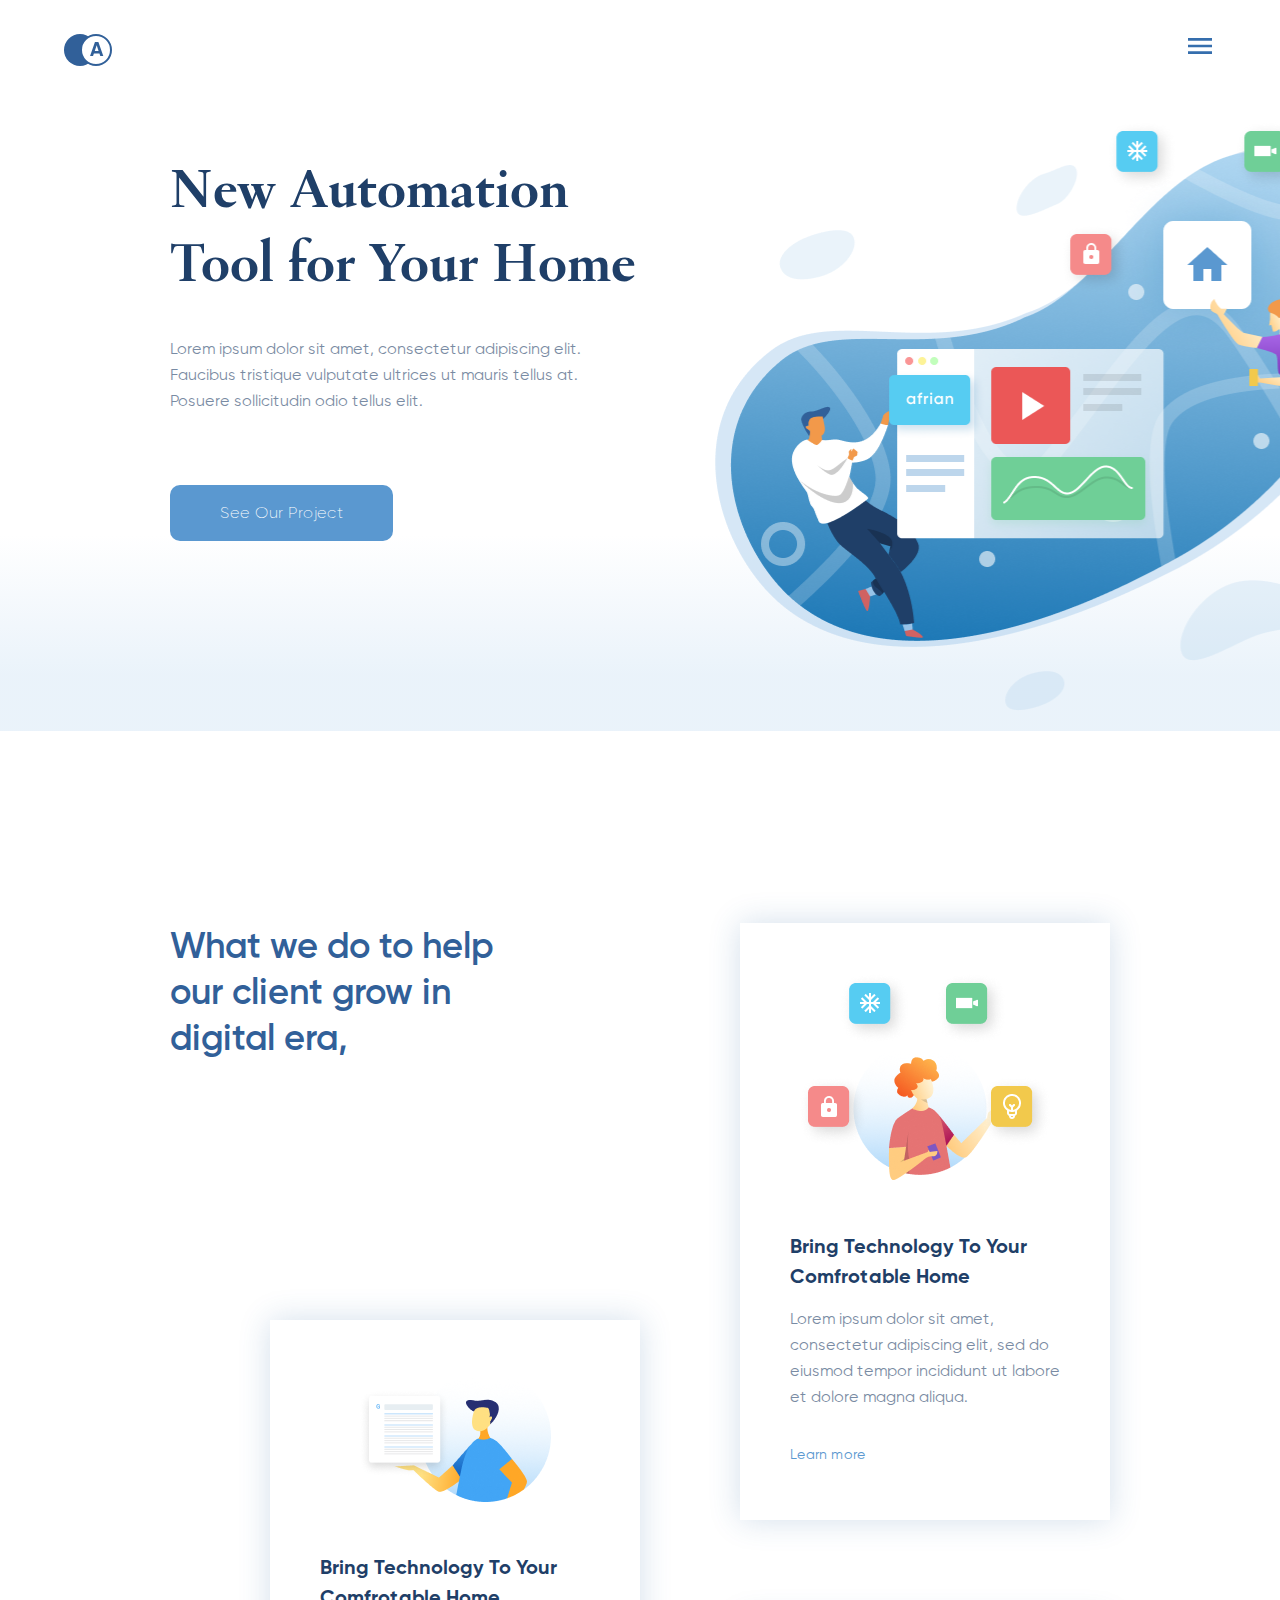
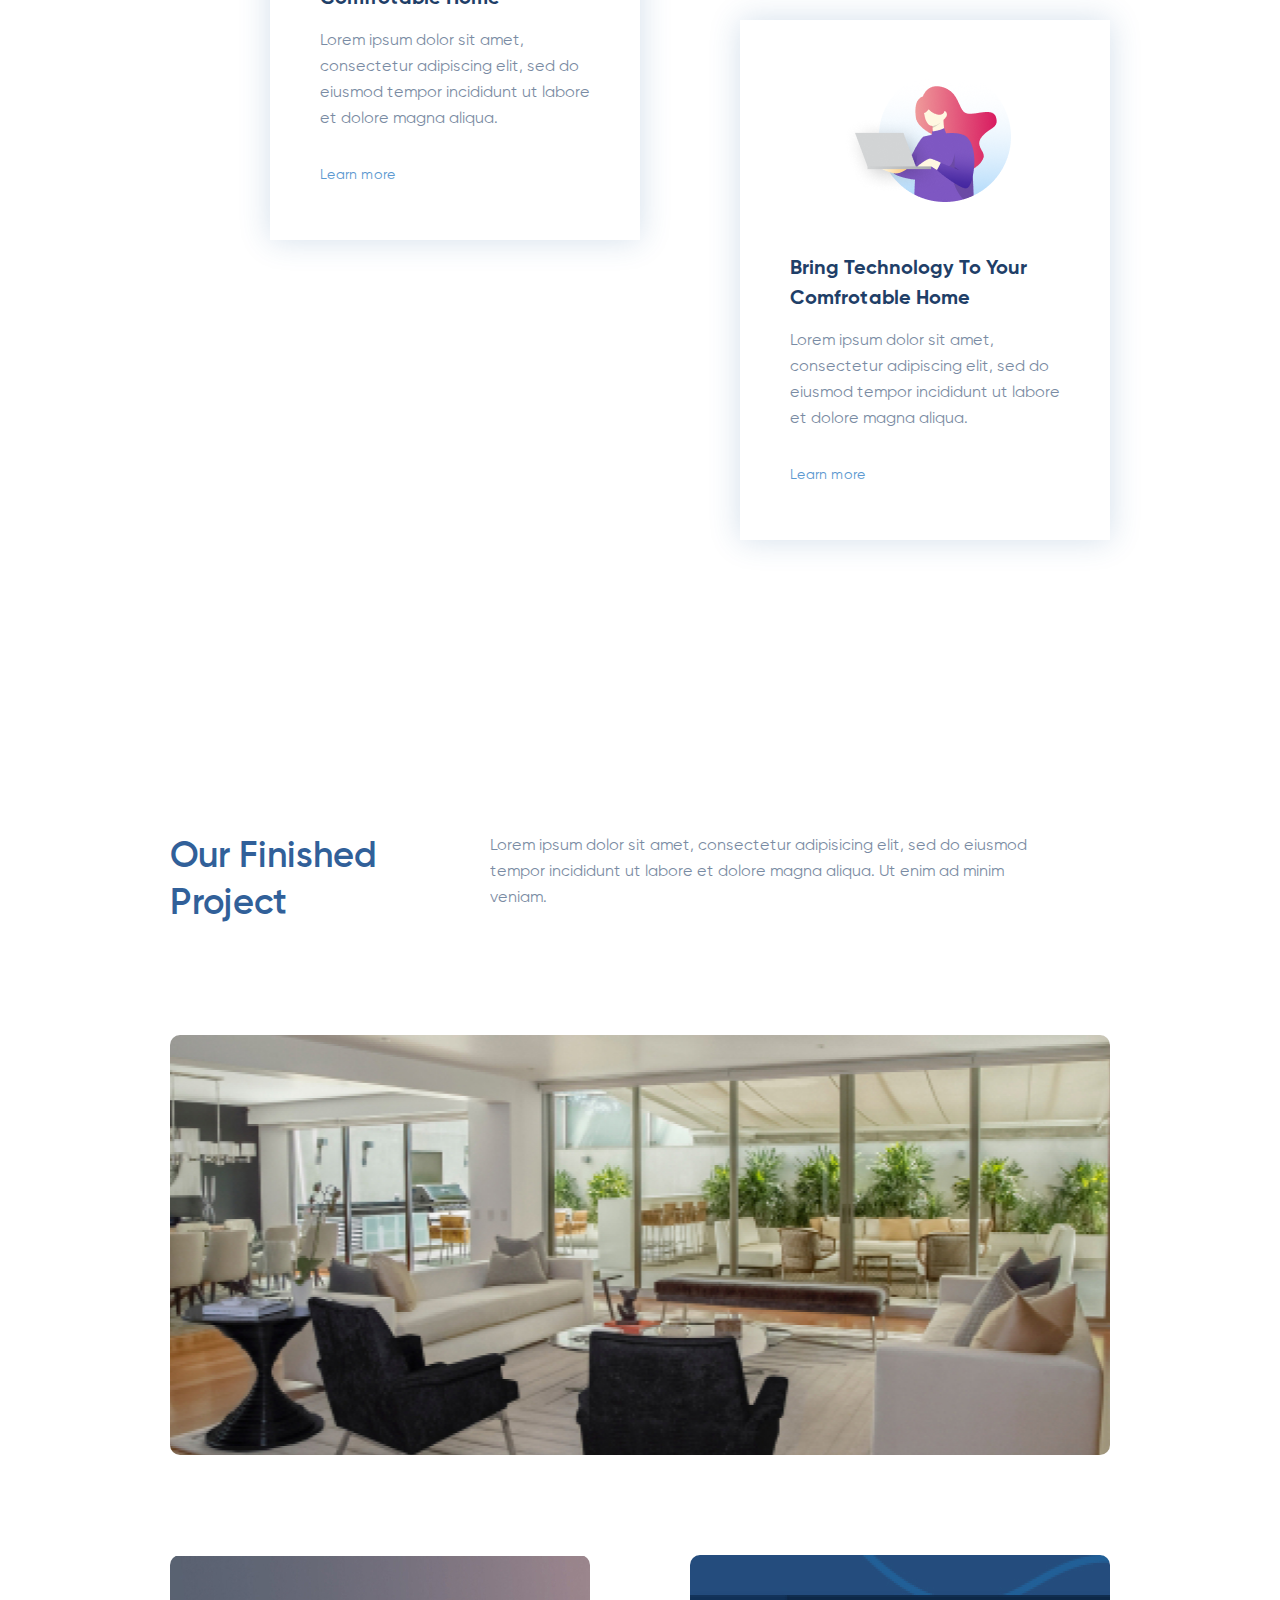
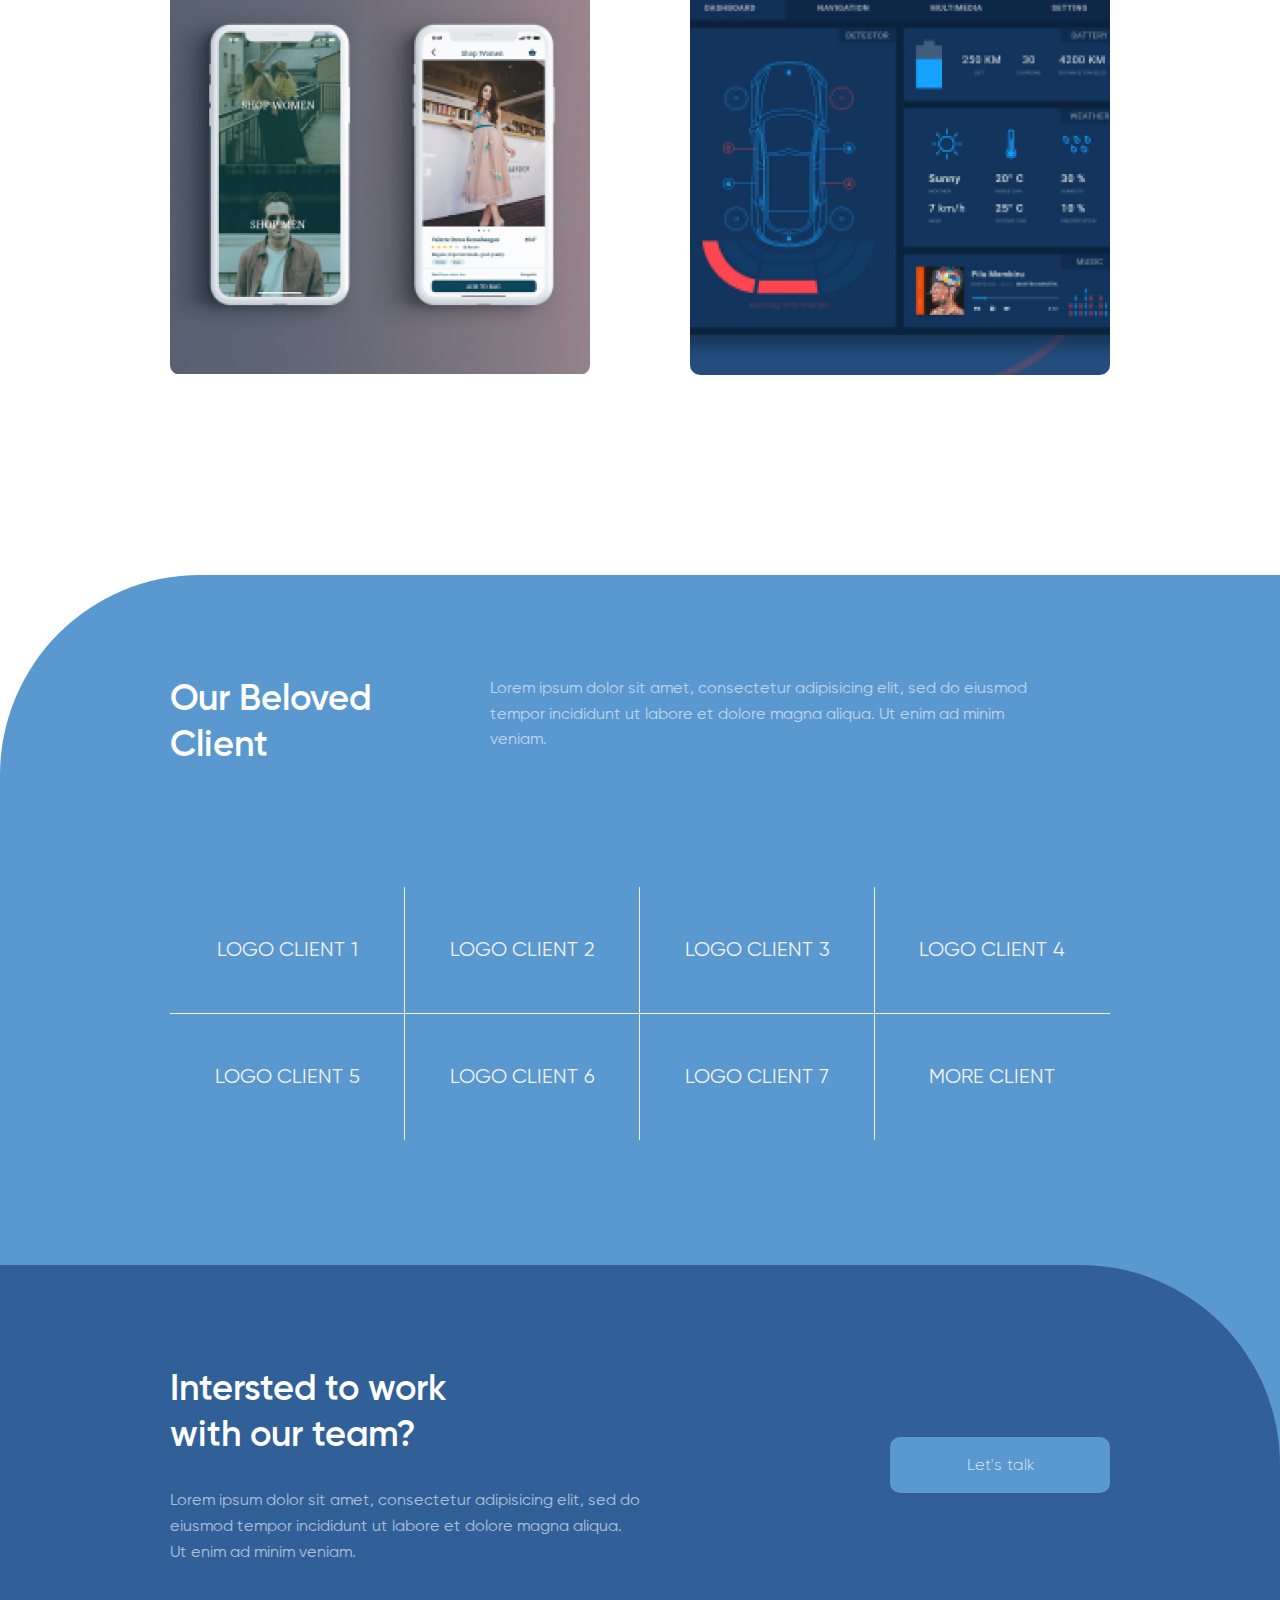
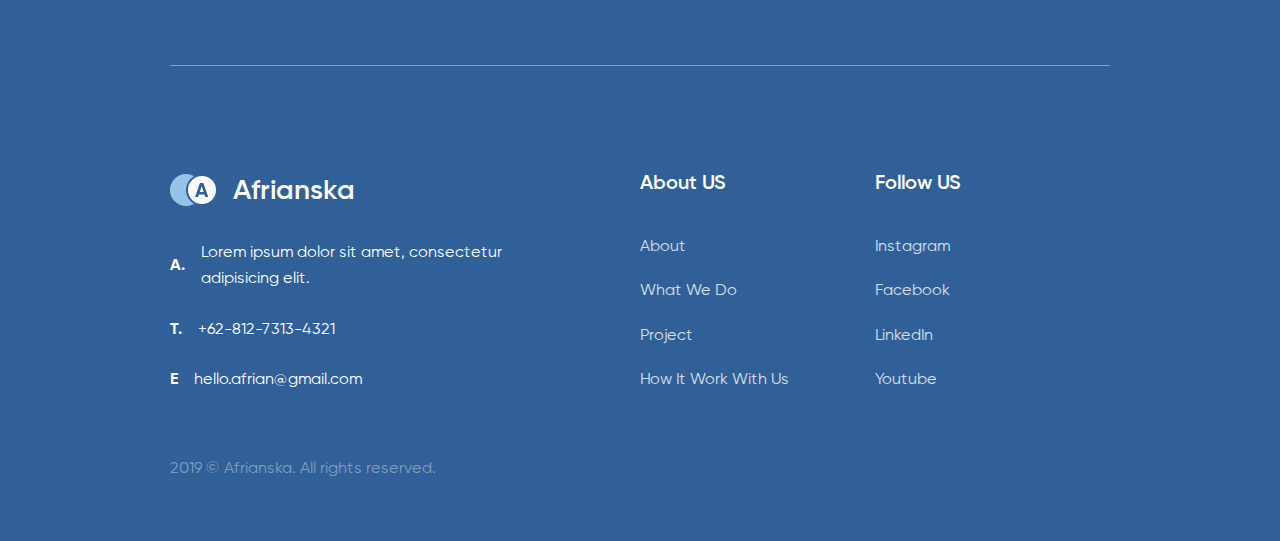
<file: blogpage/blogpage.html>
<!DOCTYPE html>
<html lang="en">
<head>
    <meta charset="UTF-8">
    <meta http-equiv="X-UA-Compatible" content="IE=edge">
    <meta name="viewport" content="width=device-width, initial-scale=1.0">
    <link rel="stylesheet" href="css/style.css">
    <link href="https://fonts.googleapis.com/css2?family=Roboto:wght@400;500;700&display=swap" rel="stylesheet">
    <title>Automation</title>
</head>
<body>

    <!-- sprite -->
    <svg style="display: none;">
        <symbol id="arrow-right" viewBox="0 0 24 24">
            <g>
                <path d="M12 4L10.59 5.41L16.17 11H4V13H16.17L10.59 18.59L12 20L20 12L12 4Z"/>
            </g>
        </symbol>

        <symbol id="burger" viewBox="0 0 32 32">
            <g>
                <path d="M4 24H28V21.3333H4V24ZM4 17.3333H28V14.6667H4V17.3333ZM4 8V10.6667H28V8H4Z"/>
            </g>
        </symbol>

        <symbol id="burger-close" viewBox="0 0 22 22">
            <path d="M22 2.2L19.8 0L11 8.8L2.2 0L0 2.2L8.8 11L0 19.8L2.2 22L11 13.2L19.8 22L22 19.8L13.2 11L22 2.2Z" />
        </symbol>
    </svg>


    <!-- header -->
    <header class="header">
        <div class="header__inner">
            <div class="header__logo">
                <a href="#">
                    <img src="img/header/header__logo.svg" alt="">
                </a>
            </div>
            <div class="header__menus">
                <svg class="header__burger">
                    <use xlink:href="#burger"></use>
                </svg>
            </div>
        </div>
    </header>

    
    
    <div class="burger__fill">
        <nav class="burger__nav itemlist itemlist--burger">
            <div class="itemlist__block">
                <h3 class="itemlist__section">
                    About US
                </h3>
                <ul class="itemlist__nav">
                    <li class="itemlist__link">
                        <a href="">About</a>
                    </li>
                    <li class="itemlist__link">
                        <a href="">What We Do</a>
                    </li>
                    <li class="itemlist__link">
                        <a href="">Project</a>
                    </li>
                    <li class="itemlist__link">
                        <a href="">How It Work With Us</a>
                    </li>
                    <li class="itemlist__link">
                        <a href="../blogpage/blogpage.html">About us</a>
                    </li>
                    <li class="itemlist__link">
                        <a href="../homepage/index.html">Blog Afrianska</a>
                    </li>
                    <li class="itemlist__link">
                        <a href="../contactus/index.html">Contact Us</a>
                    </li>
                </ul>
            </div>
            
            <div class="itemlist__block">
                <h3 class="itemlist__section">
                    Follow US
                </h3>
                <ul class="itemlist__nav">
                    <li class="itemlist__link">
                        <a href="">Instagram</a>
                    </li>
                    <li class="itemlist__link">
                        <a href="">Facebook</a>
                    </li>
                    <li class="itemlist__link">
                        <a href="">LinkedIn</a>
                    </li>
                    <li class="itemlist__link">
                        <a href="">Youtube</a>
                    </li>
                </ul>
            </div>

            <div class="itemlist__block">
                <h3 class="itemlist__section">
                    Follow US
                </h3>
                <ul class="itemlist__nav">
                    <li class="itemlist__link">
                        <a href="">Instagram</a>
                    </li>
                    <li class="itemlist__link">
                        <a href="">Facebook</a>
                    </li>
                    <li class="itemlist__link">
                        <a href="">LinkedIn</a>
                    </li>
                    <li class="itemlist__link">
                        <a href="">Youtube</a>
                    </li>
                </ul>
            </div>

            
  
        </nav>
        <div class="burger__close">
            <svg class="burger__closebtn">
                <use xlink:href="#burger-close"></use>
            </svg>
        </div>
    </div>

    <!-- intro -->
    <div class="intro">
        <div class="intro__container _container">
            <div class="intro__inner">
                <div class="intro__content">
                    <h1 class="intro__tittle">
                        New Automation 
                        Tool for Your Home
                    </h1>
                    <p class="intro__text">
                        Lorem ipsum dolor sit amet, consectetur adipiscing 
                        elit. Faucibus tristique vulputate ultrices ut mauris 
                        tellus at. Posuere sollicitudin odio tellus elit.
                    </p>
                    <a href="" class="intro__btn btn">See Our Project</a>
                </div>
            </div>
        </div>
    </div>


    <!-- advantages -->
    <div class="advantages">
        <div class="advantages__container _container">
            <div class="advantages__inner">
                <div class="advantages__tittle">
                    <h2>What we do to help our client grow in digital era,</h2>
                </div>

              
                <div class="advantages__column">
                    <div class="advantages__item">
                        <img src="img/advantages/advantages_1.png" alt="" class="advantages__img">
                        <div class="advantages__name">
                            Bring Technology To Your Comfrotable Home
                        </div>
                        <div class="advantages__text">
                            Lorem ipsum dolor sit amet, consectetur adipiscing elit, 
                            sed do eiusmod tempor incididunt ut labore et dolore magna aliqua. 
                        </div>

                        <div class="arrowlink">
                            <a class="arrowlink__link" href="#">
                                Learn more
                            </a>
                            <svg class="arrowlink__icon">
                                <use xlink:href="#arrow-right"></use>
                            </svg>
                        </div>
                    </div>
                </div>

                <div class="advantages__column">
                    <div class="advantages__item">
                        <img src="img/advantages/advantages_2.png" alt="" class="advantages__img">
                        <div class="advantages__name">
                            Bring Technology To Your Comfrotable Home
                        </div>
                        <div class="advantages__text">
                            Lorem ipsum dolor sit amet, consectetur adipiscing elit, 
                            sed do eiusmod tempor incididunt ut labore et dolore magna aliqua. 
                        </div>

                        <div class="arrowlink">
                            <a class="arrowlink__link" href="#">
                                Learn more
                            </a>
                            <svg class="arrowlink__icon">
                                <use xlink:href="#arrow-right"></use>
                            </svg>
                        </div>
                    </div>
                </div>
                
                <div class="advantages__column">
                    <div class="advantages__item">
                        <img src="img/advantages/advantages_3.png" alt="" class="advantages__img">
                        <div class="advantages__name">
                            Bring Technology To Your Comfrotable Home
                        </div>
                        <div class="advantages__text">
                            Lorem ipsum dolor sit amet, consectetur adipiscing elit, 
                            sed do eiusmod tempor incididunt ut labore et dolore magna aliqua. 
                        </div>

                        <div class="advantages__arrowlink arrowlink">
                            <a class="arrowlink__link" href="#">
                                Learn more
                            </a>
                            <svg class="arrowlink__icon">
                                <use xlink:href="#arrow-right"></use>
                            </svg>
                        </div>
                    </div>
                </div>


            </div> <!-- /advantages__inner -->
        </div> <!-- /advantages__container -->
    </div> <!-- /advantages -->

    <div class="projects">
        <div class="projects__container _container">
            <div class="projects__inner">
                <div class="projects__tittle-block tittle-block">
                    <h2 class="tittle-block__tittle">Our Finished Project</h2>
                    <div class="tittle-block__subtittle">
                        Lorem ipsum dolor sit amet, consectetur adipisicing elit, sed do eiusmod tempor incididunt ut labore et dolore magna aliqua. Ut enim ad minim veniam.
                    </div>
                </div>


                <div class="projects__main">
                    <img src="img/projects/projects_1.jpg" alt="" class="projects__photo">
                    <div class="projects__content">
                        <img src="img/projects/projects_show1.png" alt="" class="projects__img">
                        <div class="projects__right">
                            <h3 class="projects__name">Smart Home Installation</h3>
                            <div class="projects__subtittle">In Muarakana Housing Estate</div>
                        </div>
                    </div>
                </div>

                <div class="projects__sample">
                    <div class="projects__item">
                        <img src="img/projects/projects_item1.jpg" alt="" class="projects__photo">
                        <div class="projects__content projects__content--blue">
                            <div class="projects__textcase">
                                <h3 class="projects__name">Sparklite App</h3>
                                <div class="projects__subtittle">Marketplace</div>
                            </div>
                        </div>
                    </div>

                    <div class="projects__item">
                        <img src="img/projects/projects_item2.jpg" alt="" class="projects__photo">
                        <div class="projects__content projects__content--blue">
                            <div class="projects__textcase">
                                <h3 class="projects__name">Car-Rapetition App</h3>
                                <div class="projects__subtittle">Board</div>
                            </div>
                        </div>
                    </div>
                </div>

            </div> <!-- /projects__inner -->
        </div> <!-- /projects__container -->
    </div> <!-- /projects -->


    <div class="clients">
        <div class="clients__container _container">
            <div class="clients__inner">
                <div class="clients__tittle-block tittle-block">
                    <h2 class="tittle-block__tittle tittle-block__tittle--white">Our Beloved Client</h2>
                    <div class="tittle-block__subtittle tittle-block__subtittle--white">
                        Lorem ipsum dolor sit amet, consectetur adipisicing elit, sed do eiusmod tempor incididunt ut labore et dolore magna aliqua. Ut enim ad minim veniam.
                    </div>
                </div>

                <div class="clients__logos">
                    <a href="#" class="clients__item">
                        logo client 1
                    </a>
                    <a href="#" class="clients__item">
                        logo client 2
                    </a>
                    <a href="#" class="clients__item">
                        logo client 3
                    </a>
                    <a href="#" class="clients__item">
                        logo client 4
                    </a>
                    <a href="#" class="clients__item">
                        logo client 5
                    </a>
                    <a href="#" class="clients__item">
                        logo client 6
                    </a>
                    <a href="#" class="clients__item">
                        logo client 7
                    </a>
                    <a href="#" class="clients__item">
                        More Client
                    </a>
                </div>
            </div>  <!-- /clients__inner -->
        </div>  <!-- /clients__container -->






        <footer class="footer">
            <div class="footer__container _container">
                <div class="footer__upper">
                    <div class="footer__tittle-block">
                        <h2 class="footer__tittle">Intersted to work with our team?</h2>
                        <div class="footer__subtittle">
                            Lorem ipsum dolor sit amet, consectetur adipisicing elit, sed do eiusmod tempor incididunt ut labore et dolore magna aliqua. Ut enim ad minim veniam.
                        </div>
                    </div>
                    <div class="footer__btn-block">
                        <a href="" class="footer__btn btn btn--long">Let's talk</a>
                    </div>
                </div>
                <div class="footer__bottom">
                    <div class="footer__contact">
                        <div class="footer__li">
                            <img src="img/footer/footer_logo.svg" alt="" class="footer__icon">
                            <h3 class="footer__site">
                                Afrianska
                            </h3>
                        </div>
                        
                        <div class="footer__li">
                            <div class="footer__name">
                                A.
                            </div>
                            <div class="footer__text">
                                Lorem ipsum dolor sit amet, consectetur adipisicing elit.
                            </div>
                        </div>

                        <div class="footer__li">
                            <div class="footer__name">
                                T.
                            </div>
                            <div class="footer__text">
                                +62-812-7313-4321
                            </div>
                        </div>

                        <div class="footer__li">
                            <div class="footer__name">
                                E
                            </div>
                            <div class="footer__text">
                                hello.afrian@gmail.com
                            </div>
                        </div>

                    </div>

                    <div class="footer__itemlist itemlist">
                        <h3 class="itemlist__section">
                            About US
                        </h3>
                        <ul class="itemlist__nav">
                            <li class="itemlist__link">
                                <a href="">About</a>
                            </li>
                            <li class="itemlist__link">
                                <a href="">What We Do</a>
                            </li>
                            <li class="itemlist__link">
                                <a href="">Project</a>
                            </li>
                            <li class="itemlist__link">
                                <a href="">How It Work With Us</a>
                            </li>
                        </ul>
                    </div>

                    <div class="footer__itemlist itemlist">
                        <h3 class="itemlist__section">
                            Follow US
                        </h3>
                        <ul class="itemlist__nav">
                            <li class="itemlist__link">
                                <a href="">Instagram</a>
                            </li>
                            <li class="itemlist__link">
                                <a href="">Facebook</a>
                            </li>
                            <li class="itemlist__link">
                                <a href="">LinkedIn</a>
                            </li>
                            <li class="itemlist__link">
                                <a href="">Youtube</a>
                            </li>
                        </ul>
                    </div>
                </div><!-- /footer__bottom -->
                <div class="footer__rights">
                    2019 © Afrianska. All rights reserved.
                </div>
            </div><!-- /footer__container -->
        </footer> <!-- /footer -->
        
    </div>  <!-- /clients -->
    <script src="../js/main.js"></script>
</body>
</html>
</file>
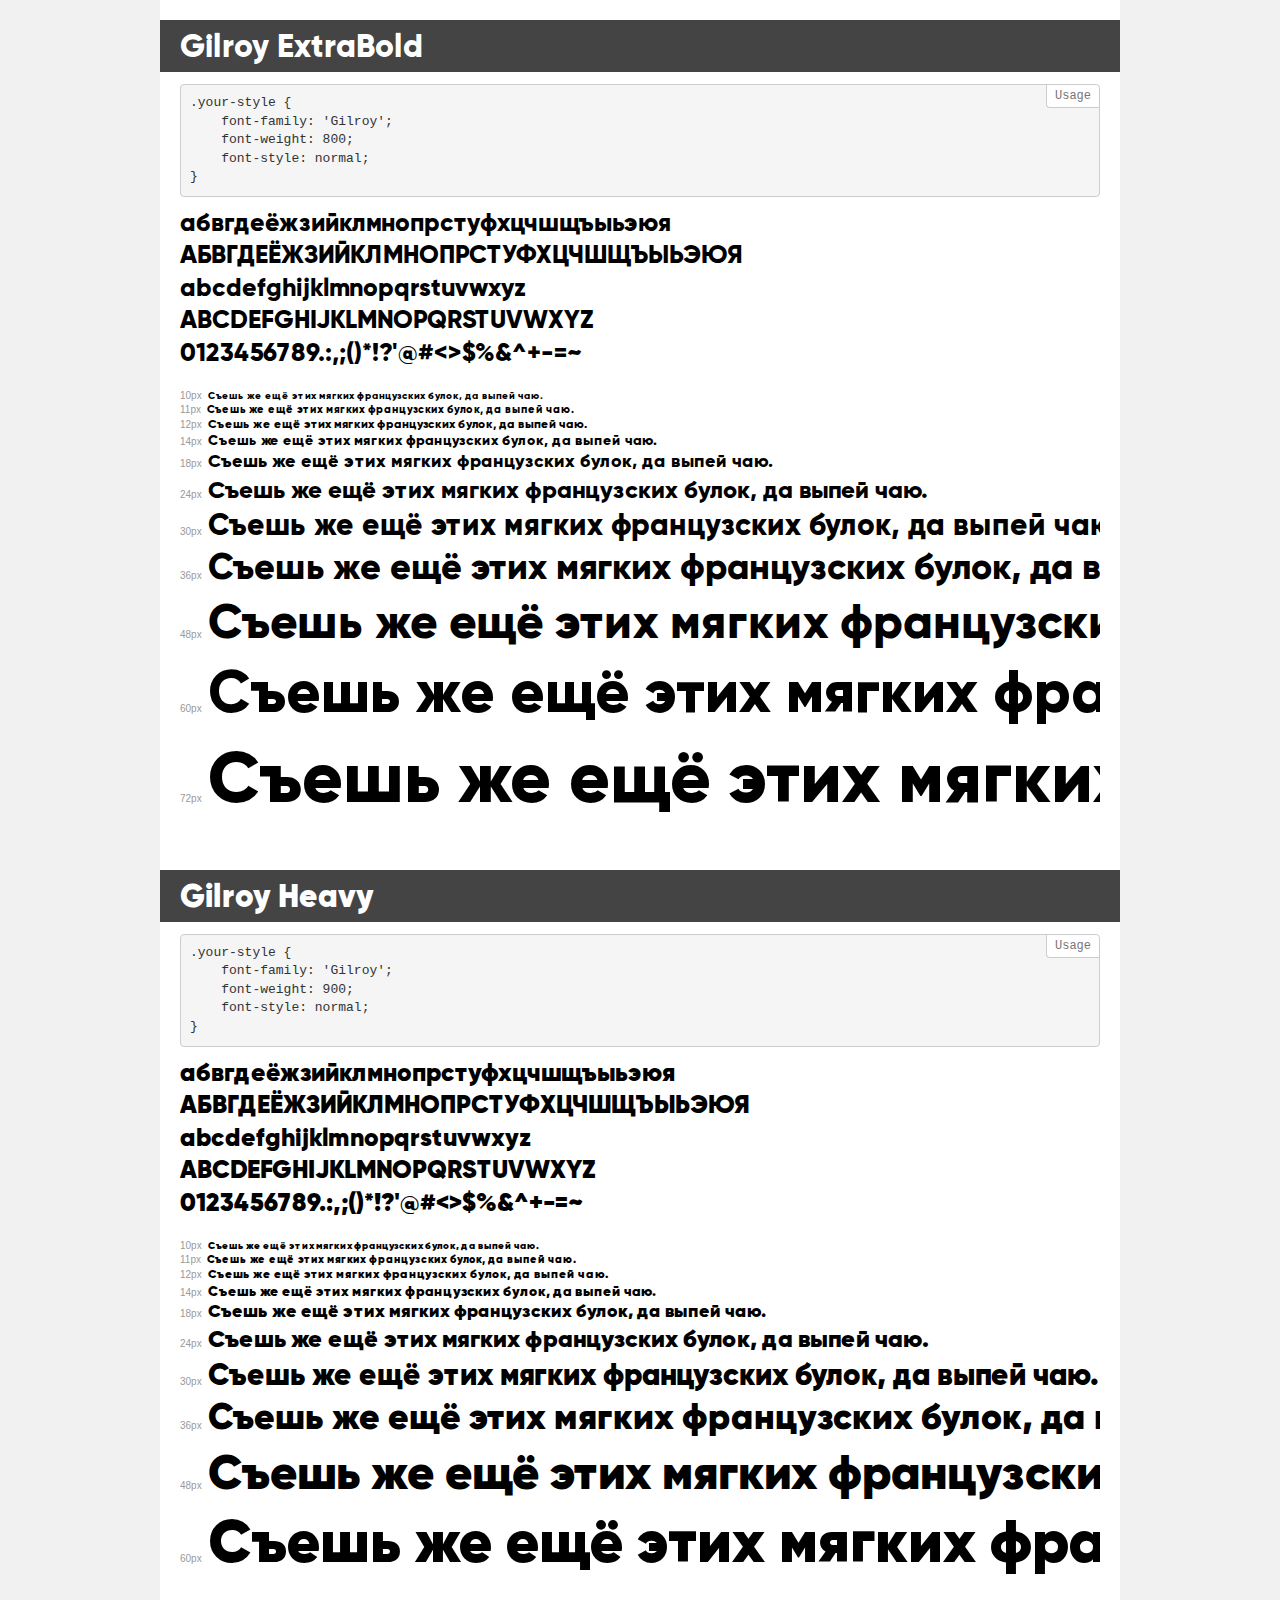
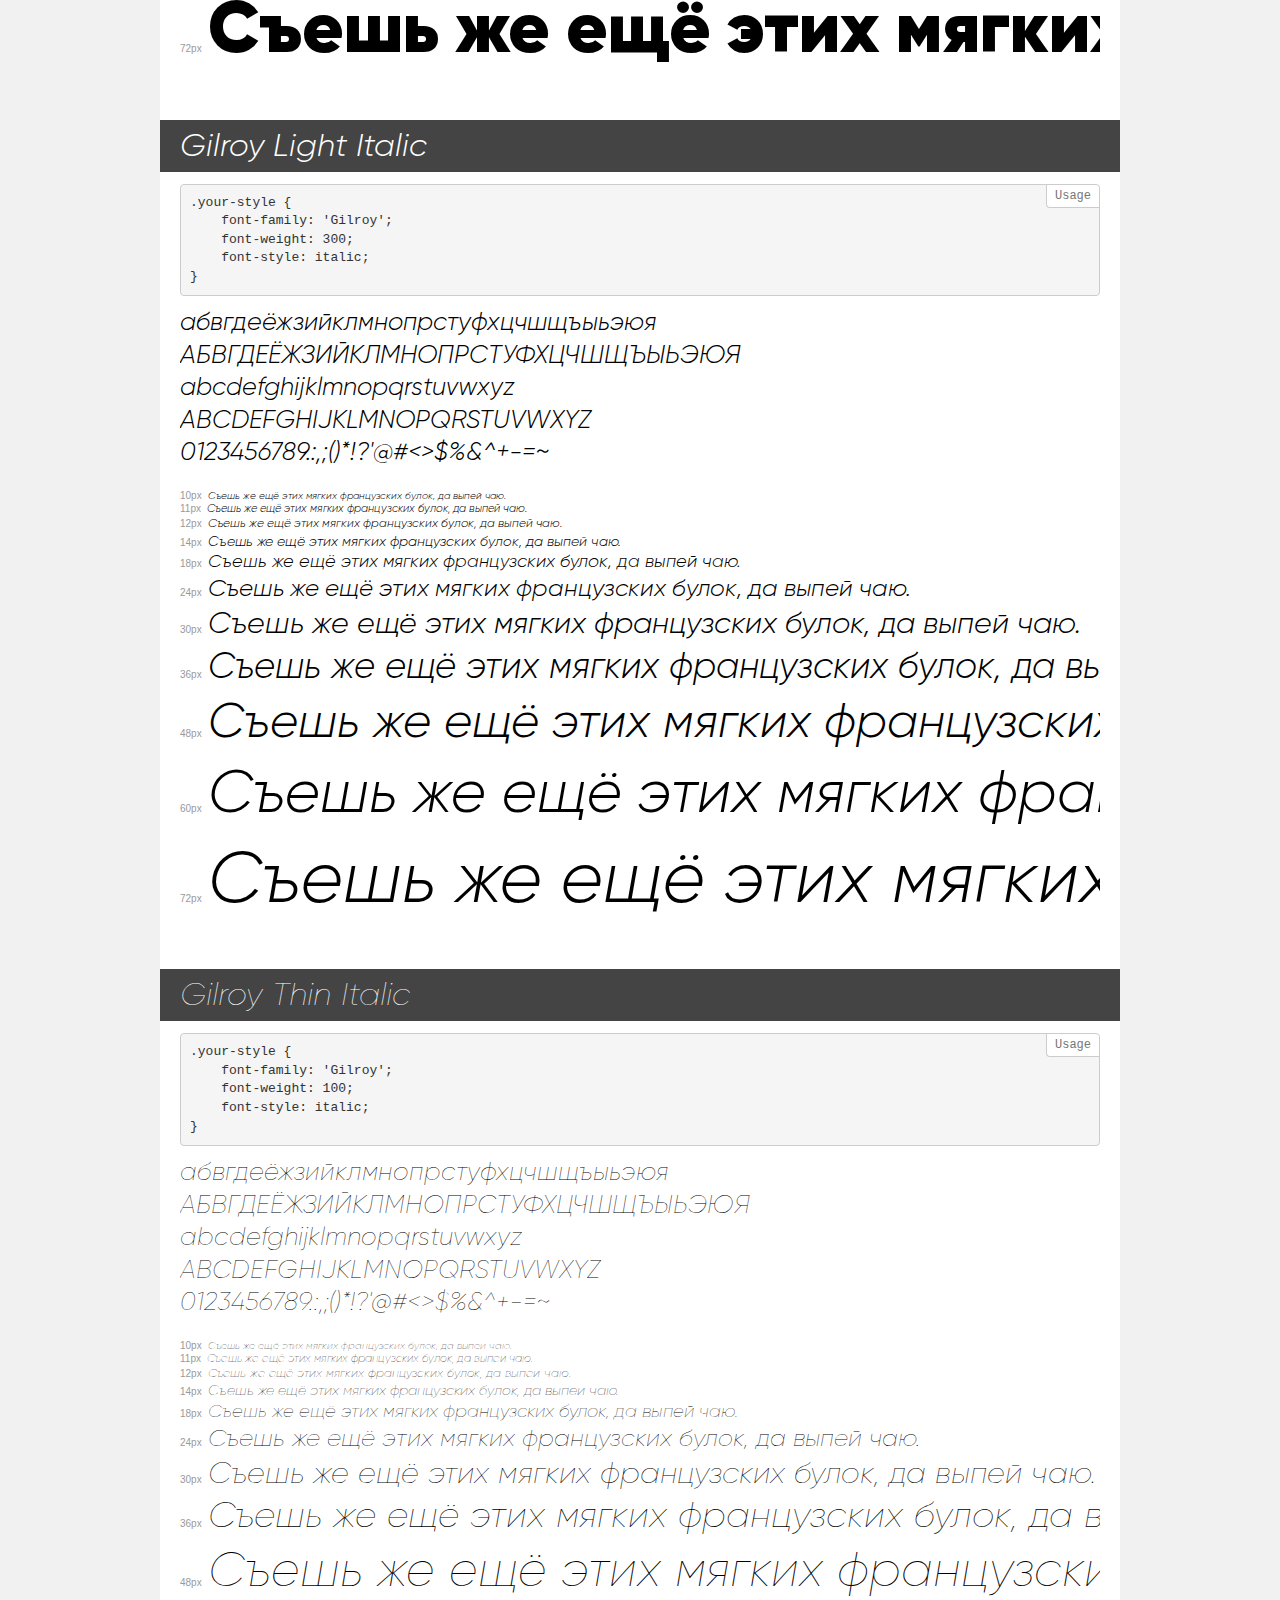
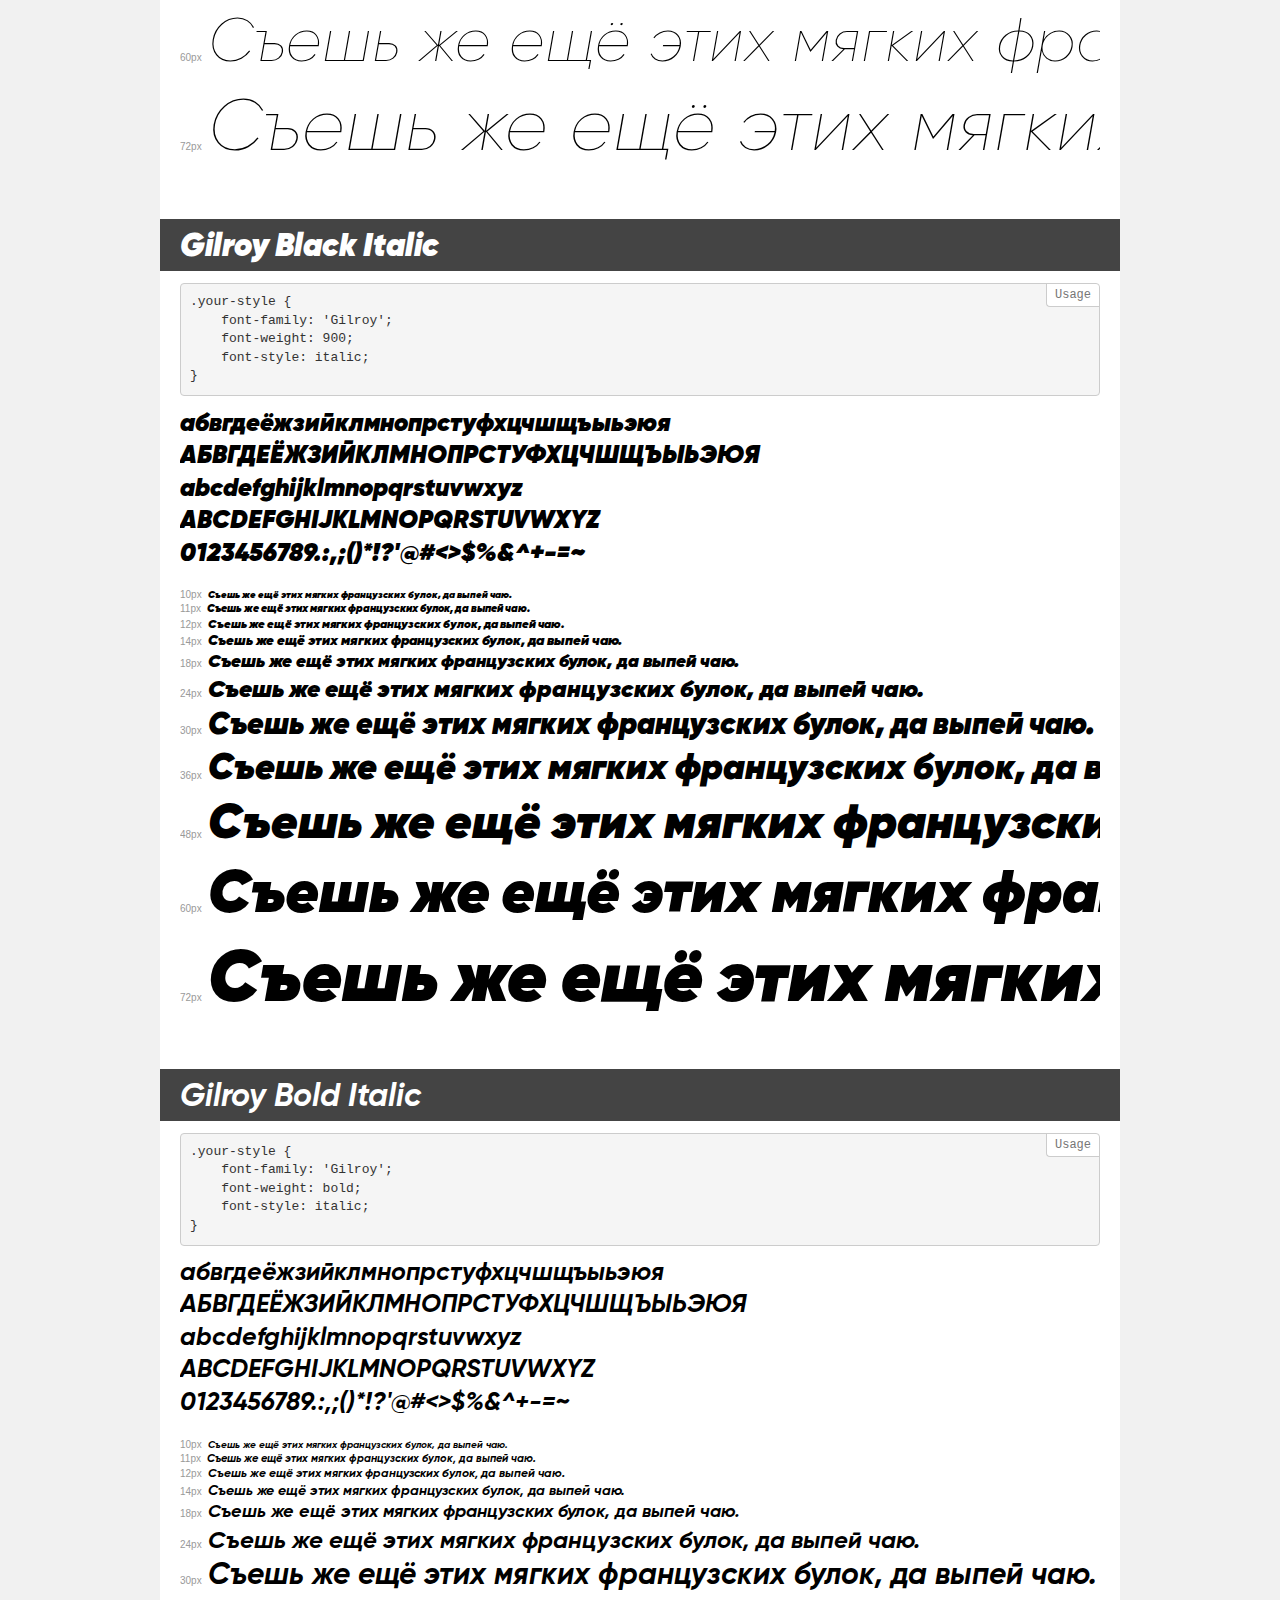
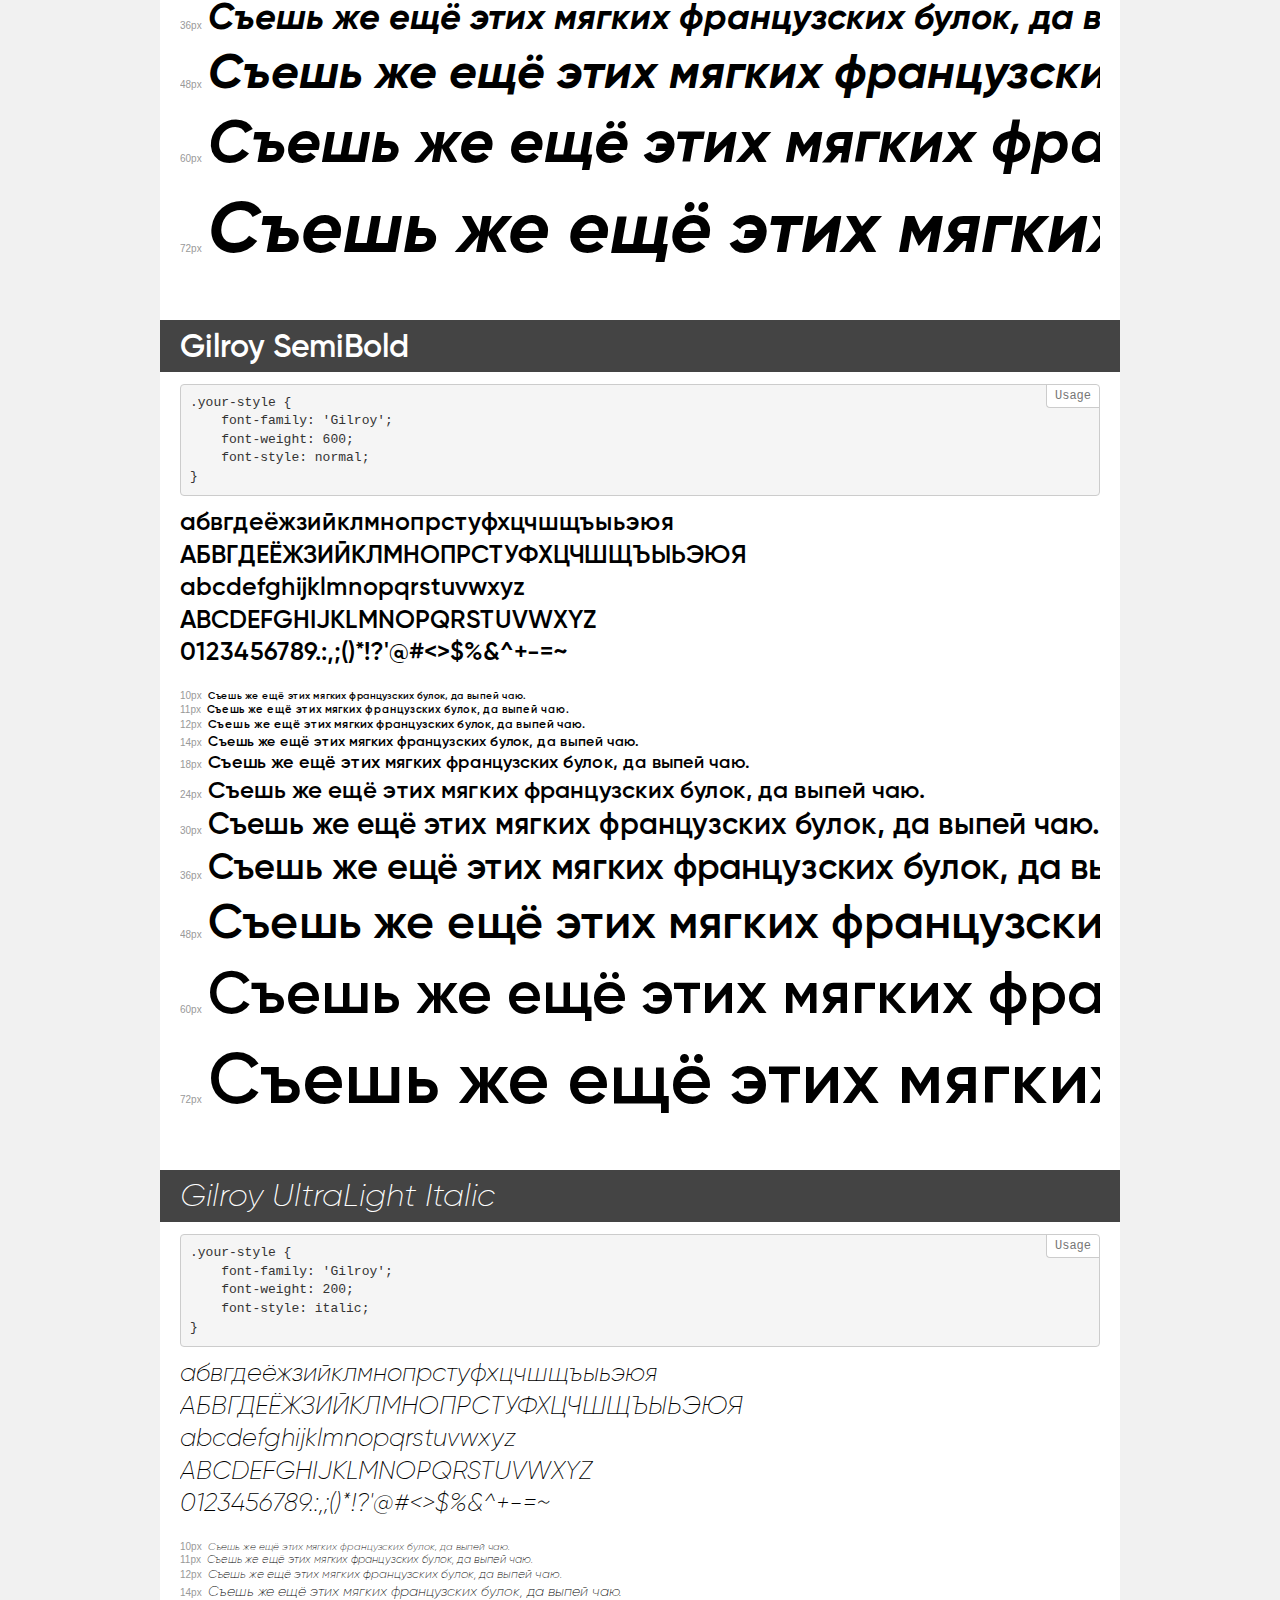
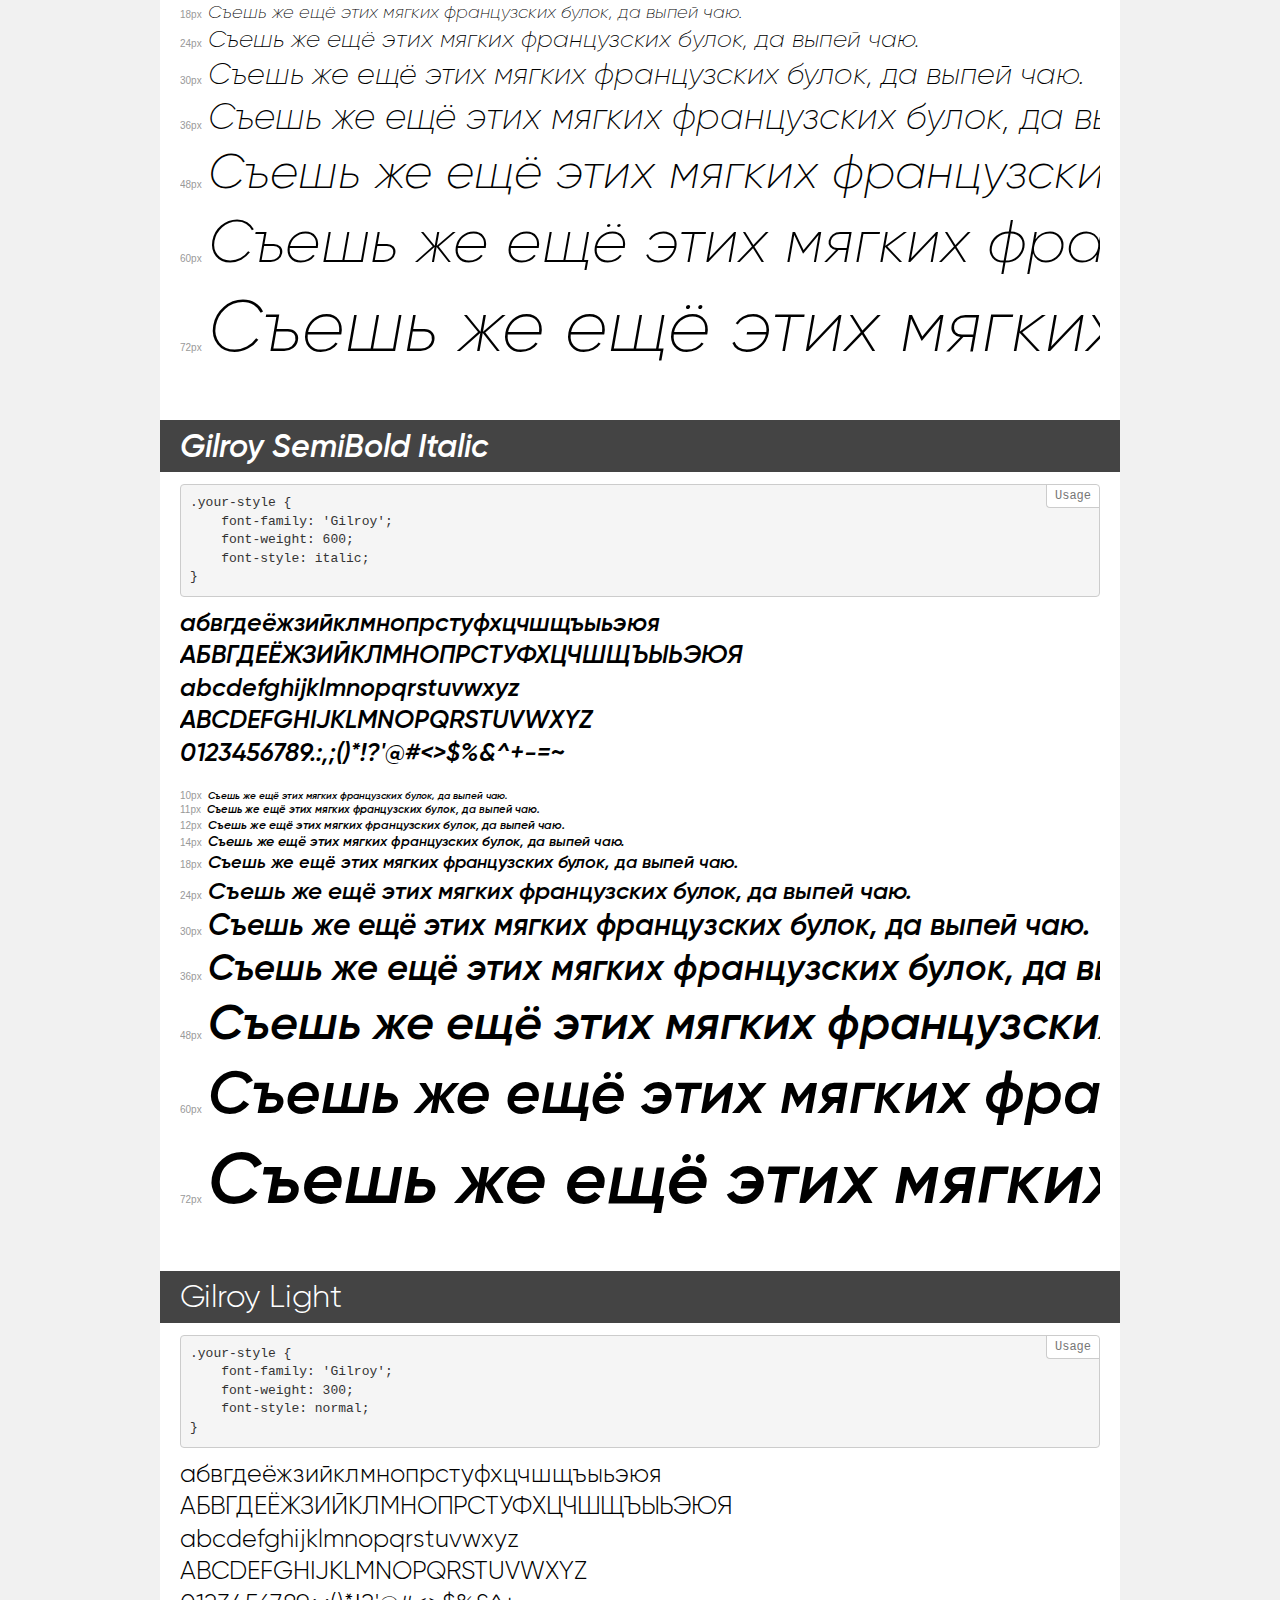
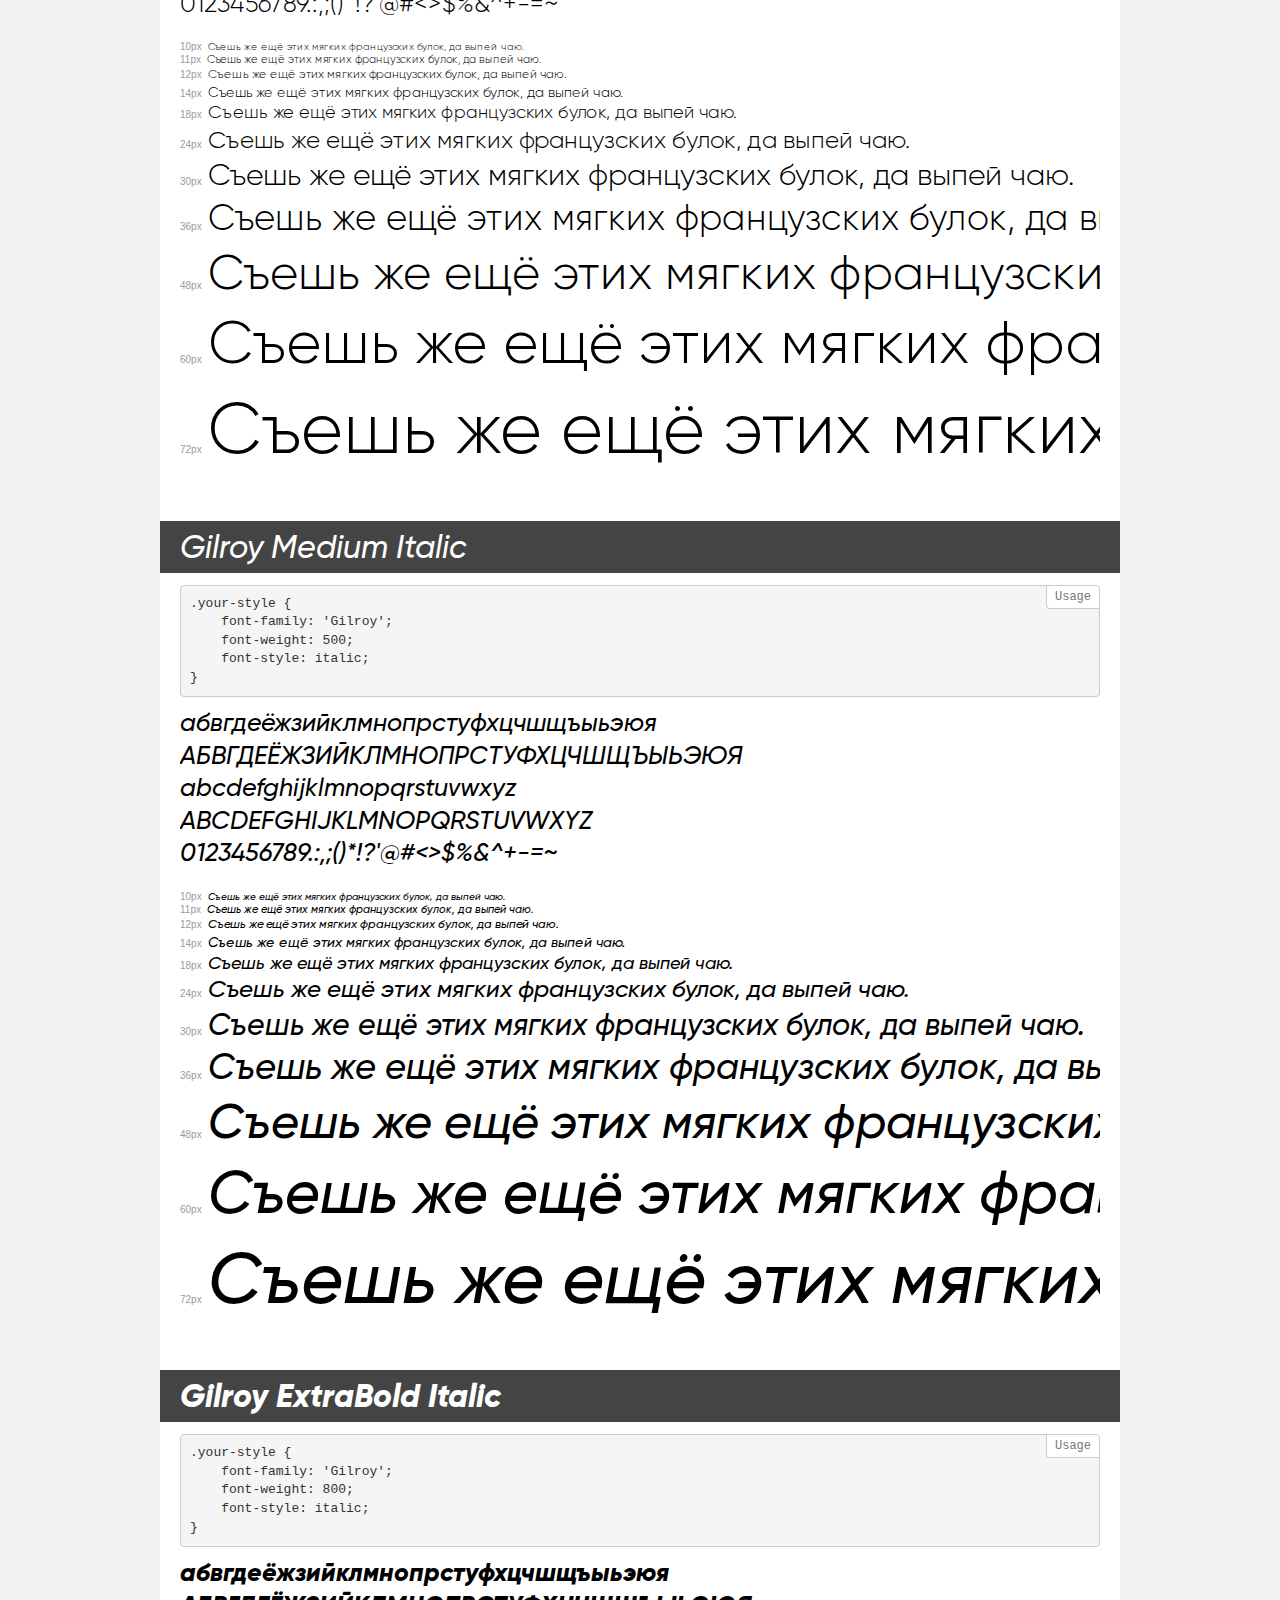
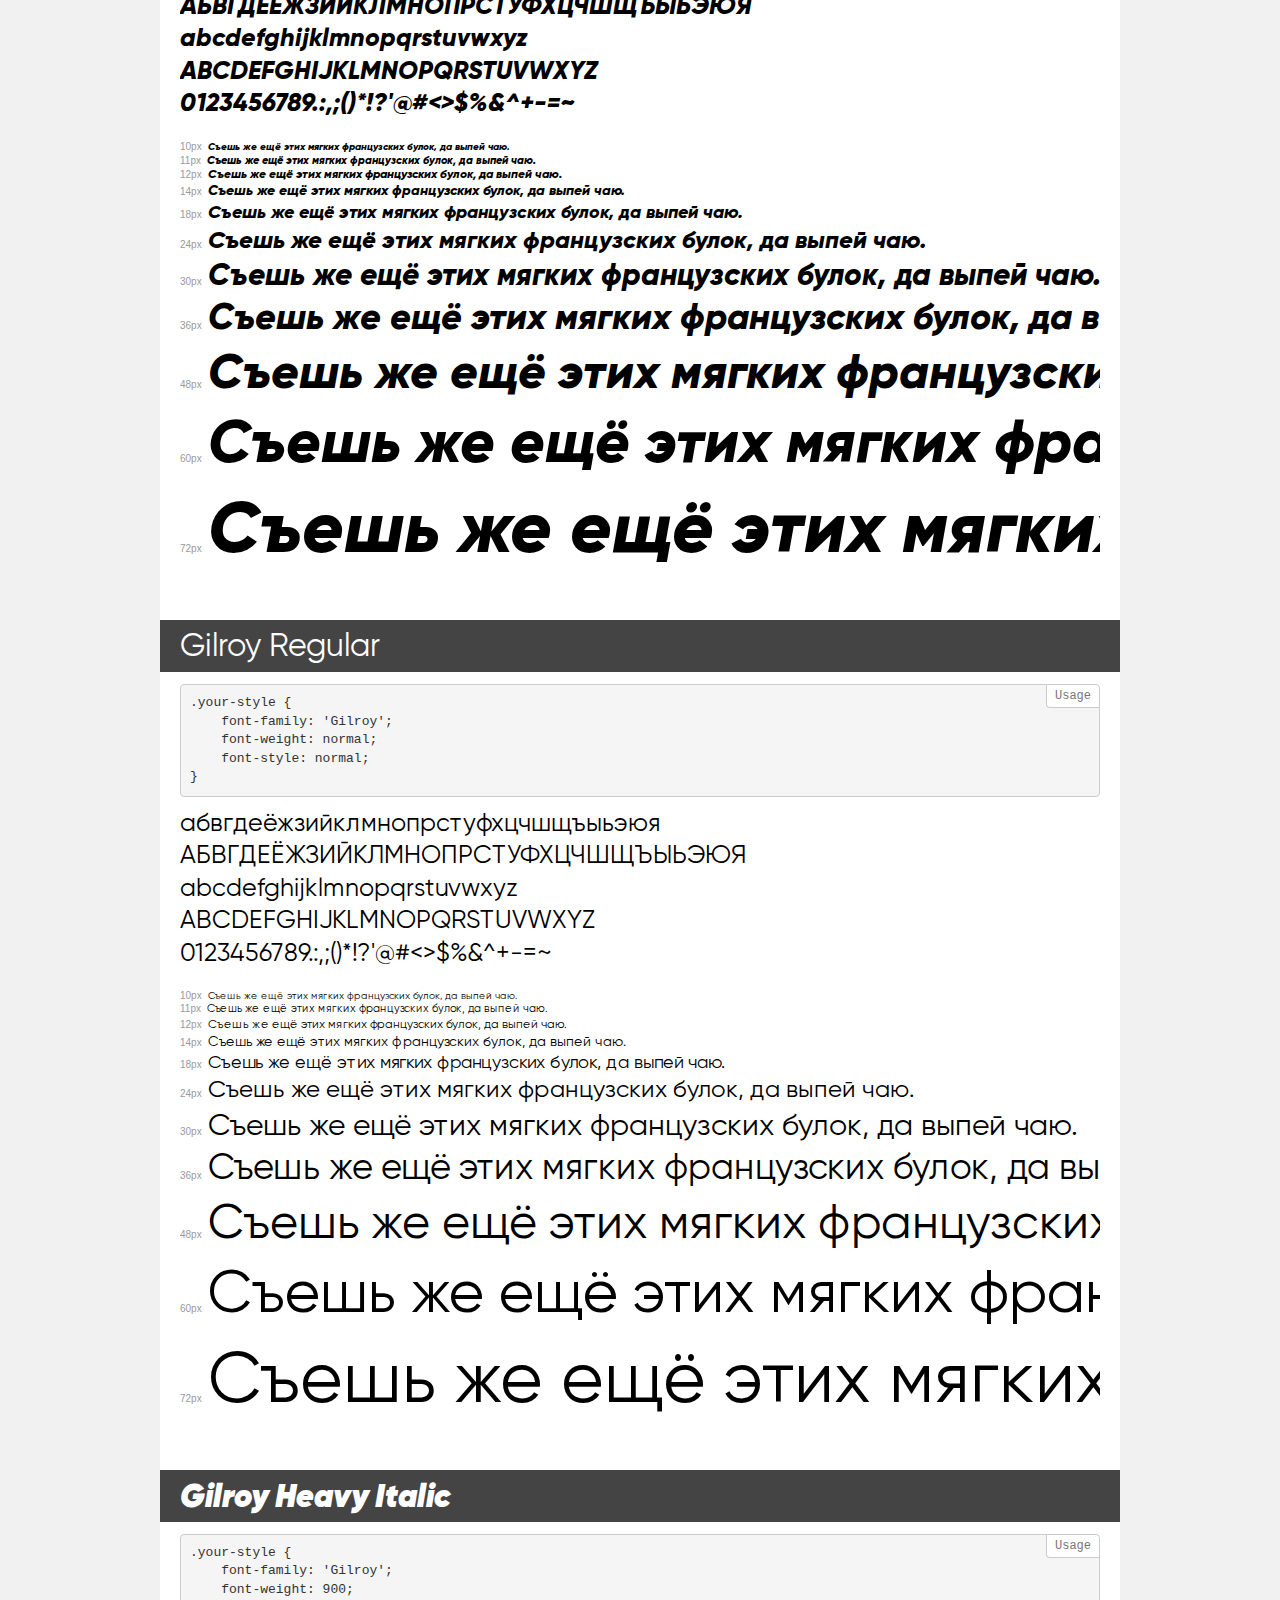
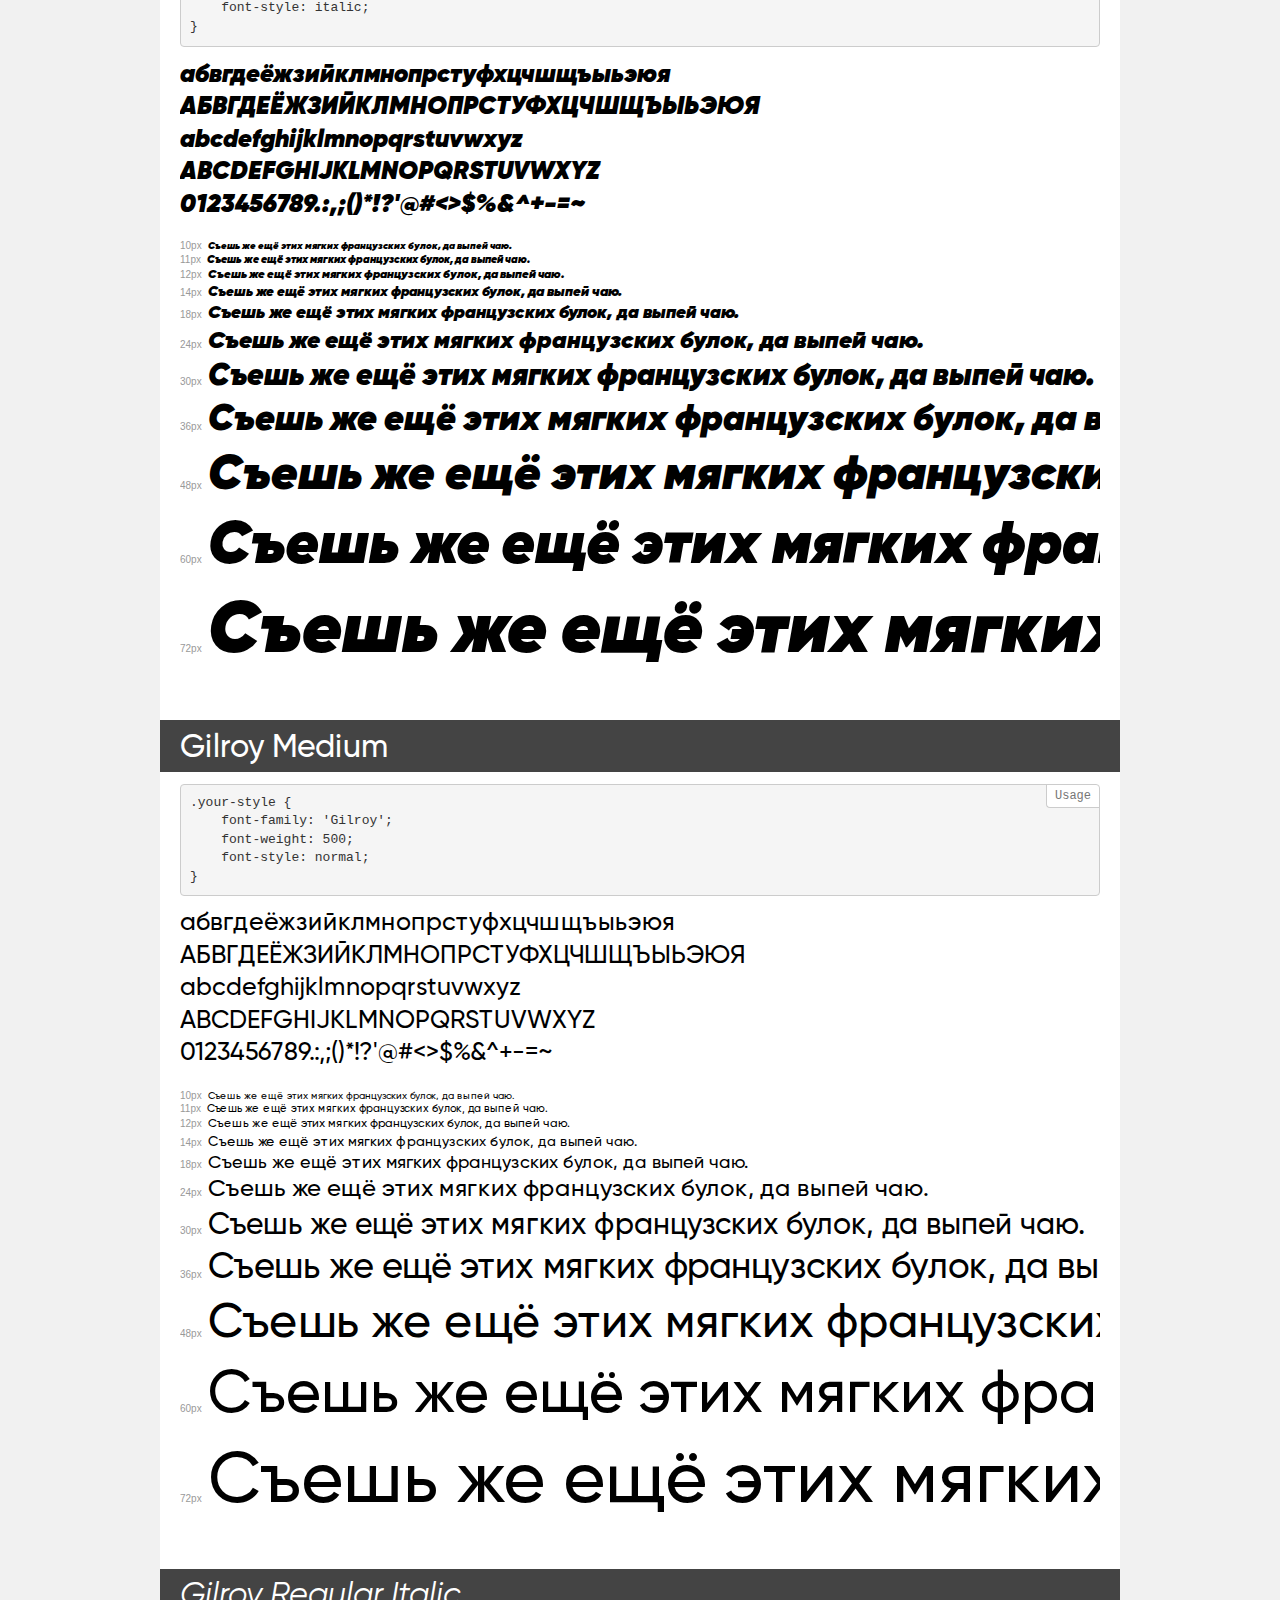
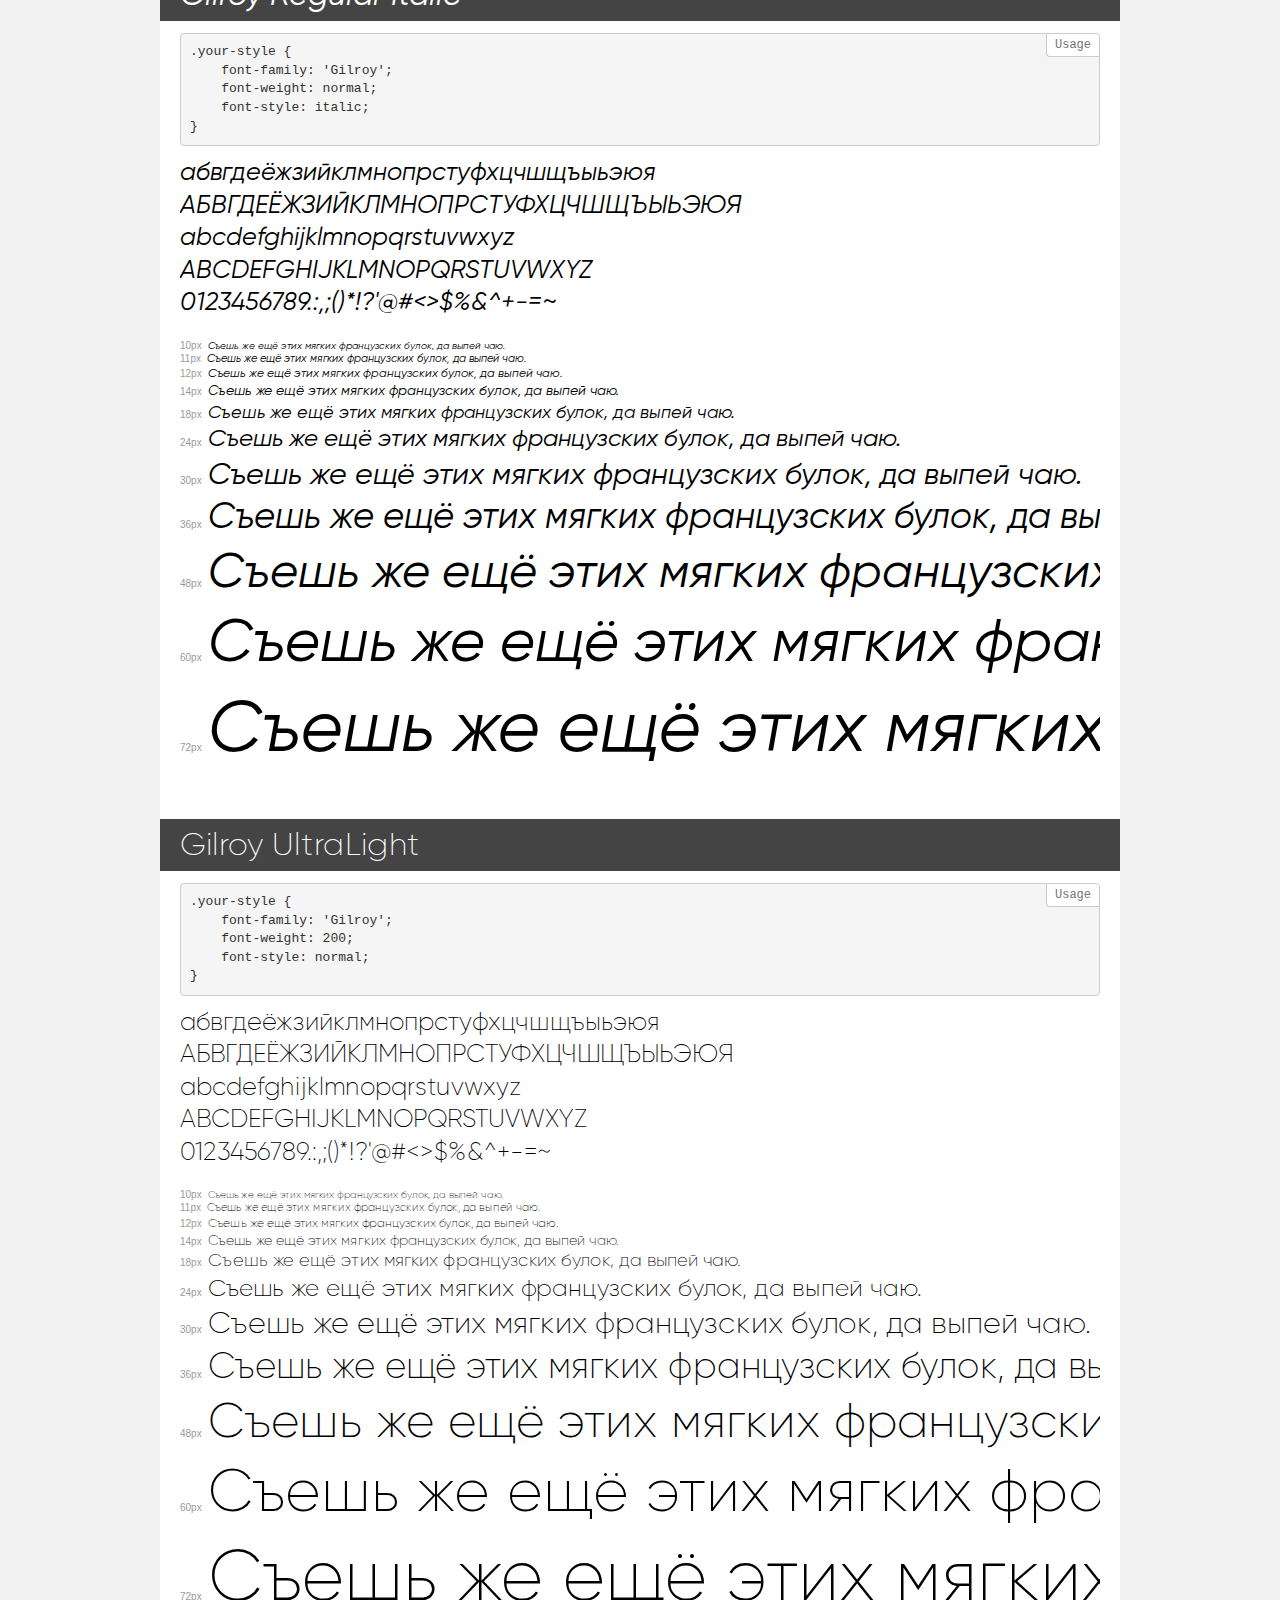
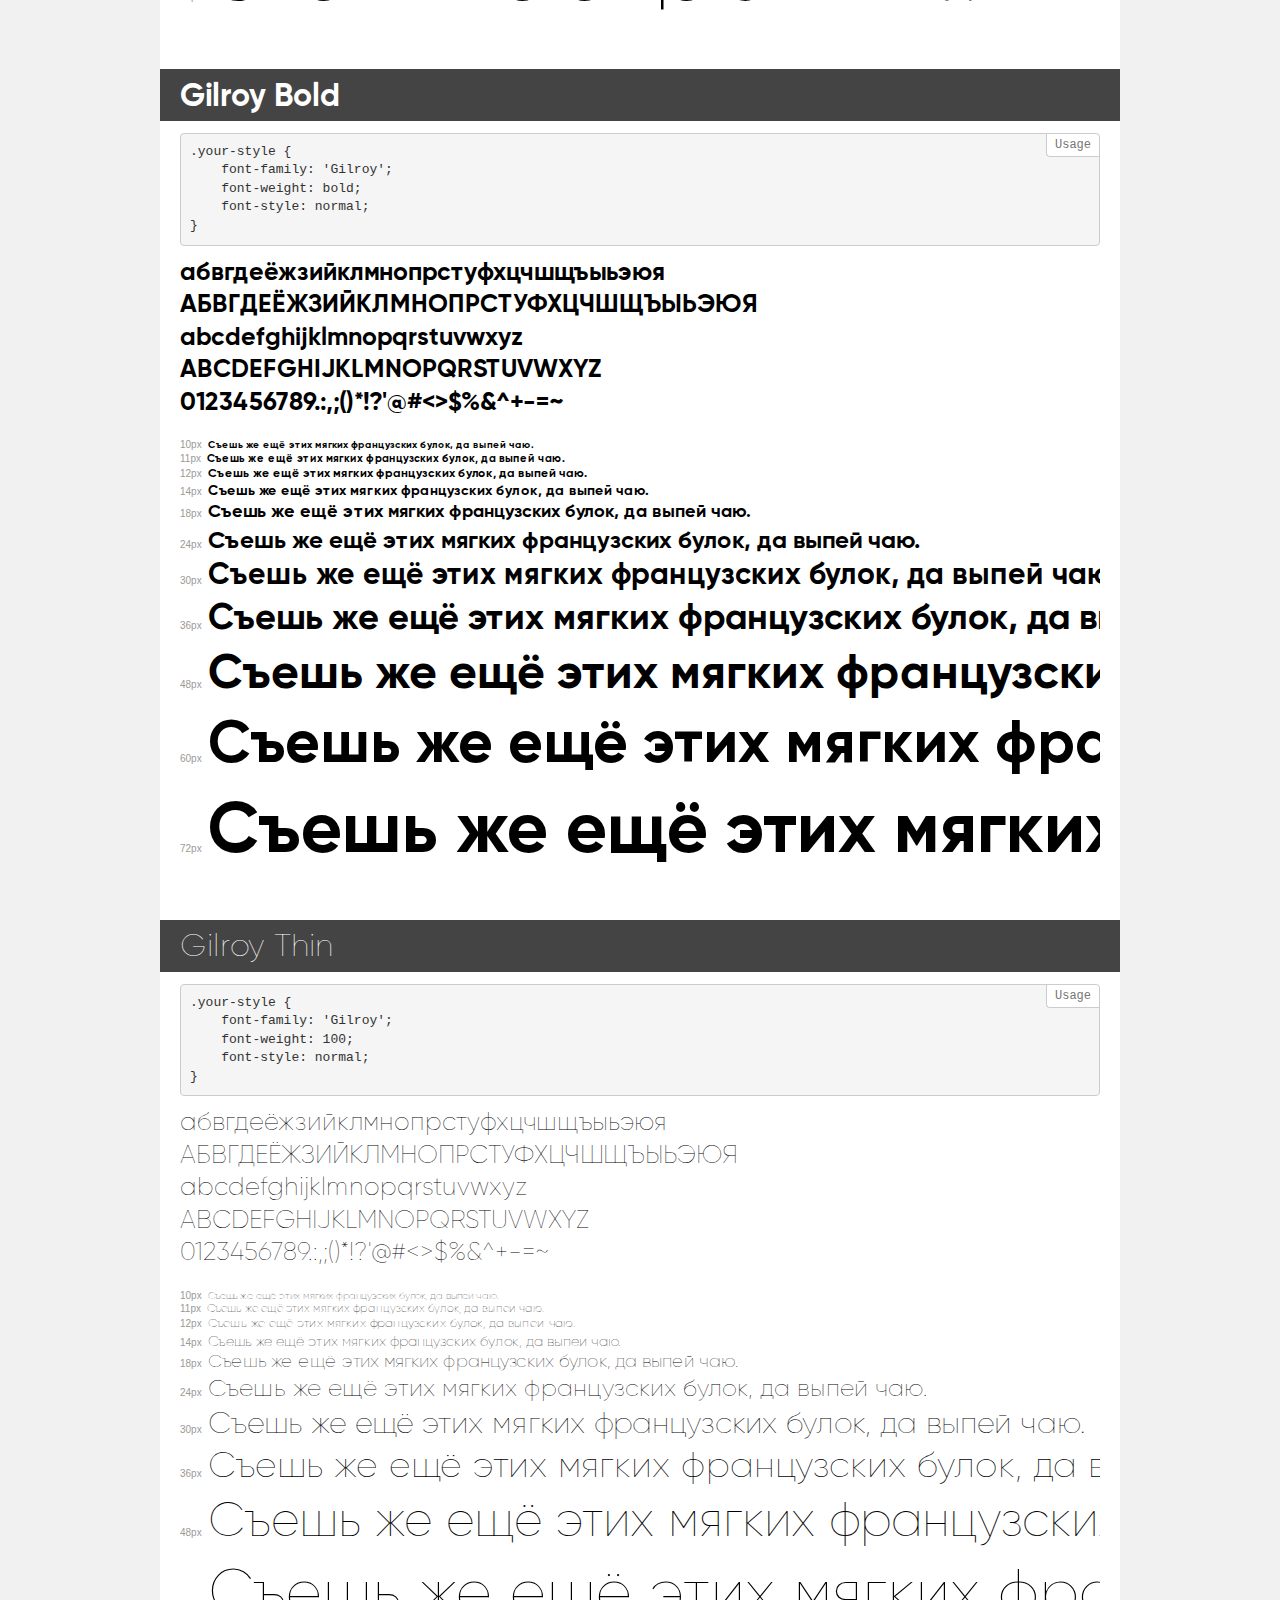
<file: _fonts/Gilroy/demo.html>
<!DOCTYPE html>
<html>
<head>
    <meta charset="utf-8">
    <meta http-equiv="X-UA-Compatible" content="IE=edge">
    <meta name="viewport" content="width=device-width, initial-scale=1">
    <meta name="robots" content="noindex, noarchive">
    <meta name="format-detection" content="telephone=no">
    <title>Transfonter demo</title>
    <link href="stylesheet.css" rel="stylesheet">
    <style>
        /*
        http://meyerweb.com/eric/tools/css/reset/
        v2.0 | 20110126
        License: none (public domain)
        */
        html, body, div, span, applet, object, iframe,
        h1, h2, h3, h4, h5, h6, p, blockquote, pre,
        a, abbr, acronym, address, big, cite, code,
        del, dfn, em, img, ins, kbd, q, s, samp,
        small, strike, strong, sub, sup, tt, var,
        b, u, i, center,
        dl, dt, dd, ol, ul, li,
        fieldset, form, label, legend,
        table, caption, tbody, tfoot, thead, tr, th, td,
        article, aside, canvas, details, embed,
        figure, figcaption, footer, header, hgroup,
        menu, nav, output, ruby, section, summary,
        time, mark, audio, video {
            margin: 0;
            padding: 0;
            border: 0;
            font-size: 100%;
            font: inherit;
            vertical-align: baseline;
        }
        /* HTML5 display-role reset for older browsers */
        article, aside, details, figcaption, figure,
        footer, header, hgroup, menu, nav, section {
            display: block;
        }
        body {
            line-height: 1;
        }
        ol, ul {
            list-style: none;
        }
        blockquote, q {
            quotes: none;
        }
        blockquote:before, blockquote:after,
        q:before, q:after {
            content: '';
            content: none;
        }
        table {
            border-collapse: collapse;
            border-spacing: 0;
        }
        /* common styles */
        body {
            background: #f1f1f1;
            color: #000;
        }
        .page {
            background: #fff;
            width: 920px;
            margin: 0 auto;
            padding: 20px 20px 0 20px;
            overflow: hidden;
        }
        .font-container {
            overflow-x: auto;
            overflow-y: hidden;
            margin-bottom: 40px;
            line-height: 1.3;
            white-space: nowrap;
            padding-bottom: 5px;
        }
        h1 {
            position: relative;
            background: #444;
            font-size: 32px;
            color: #fff;
            padding: 10px 20px;
            margin: 0 -20px 12px -20px;
        }
        .letters {
            font-size: 25px;
            margin-bottom: 20px;
        }
        .s10:before {
            content: '10px';
        }
        .s11:before {
            content: '11px';
        }
        .s12:before {
            content: '12px';
        }
        .s14:before {
            content: '14px';
        }
        .s18:before {
            content: '18px';
        }
        .s24:before {
            content: '24px';
        }
        .s30:before {
            content: '30px';
        }
        .s36:before {
            content: '36px';
        }
        .s48:before {
            content: '48px';
        }
        .s60:before {
            content: '60px';
        }
        .s72:before {
            content: '72px';
        }
        .s10:before, .s11:before, .s12:before, .s14:before,
        .s18:before, .s24:before, .s30:before, .s36:before,
        .s48:before, .s60:before, .s72:before {
            font-family: Arial, sans-serif;
            font-size: 10px;
            font-weight: normal;
            font-style: normal;
            color: #999;
            padding-right: 6px;
        }
        pre {
            display: block;
            position: relative;
            padding: 9px;
            margin: 0 0 10px;
            font-family: Monaco, Menlo, Consolas, "Courier New", monospace !important;
            font-size: 13px;
            line-height: 1.428571429;
            color: #333;
            font-weight: normal !important;
            font-style: normal !important;
            background-color: #f5f5f5;
            border: 1px solid #ccc;
            overflow-x: auto;
            border-radius: 4px;
        }
        pre:after {
            display: block;
            position: absolute;
            right: 0;
            top: 0;
            content: 'Usage';
            line-height: 1;
            padding: 5px 8px;
            font-size: 12px;
            color: #767676;
            background-color: #fff;
            border: 1px solid #ccc;
            border-right: none;
            border-top: none;
            border-radius: 0 4px 0 4px;
            z-index: 10;
        }
        /* responsive */
        @media (max-width: 959px) {
            .page {
                width: auto;
                margin: 0;
            }
        }
    </style>
</head>
<body>
<div class="page">
    <div class="demo" style="font-family: 'Gilroy'; font-weight: 800; font-style: normal;">
        <h1>Gilroy ExtraBold</h1>
        <pre>.your-style {
    font-family: 'Gilroy';
    font-weight: 800;
    font-style: normal;
}</pre>
        <div class="font-container">
            <p class="letters">
                абвгдеёжзийклмнопрстуфхцчшщъыьэюя<br>
АБВГДЕЁЖЗИЙКЛМНОПРСТУФХЦЧШЩЪЫЬЭЮЯ<br>
abcdefghijklmnopqrstuvwxyz<br>
ABCDEFGHIJKLMNOPQRSTUVWXYZ<br>
                0123456789.:,;()*!?'@#<>$%&^+-=~
            </p>
            <p class="s10" style="font-size: 10px;">Съешь же ещё этих мягких французских булок, да выпей чаю.</p>
            <p class="s11" style="font-size: 11px;">Съешь же ещё этих мягких французских булок, да выпей чаю.</p>
            <p class="s12" style="font-size: 12px;">Съешь же ещё этих мягких французских булок, да выпей чаю.</p>
            <p class="s14" style="font-size: 14px;">Съешь же ещё этих мягких французских булок, да выпей чаю.</p>
            <p class="s18" style="font-size: 18px;">Съешь же ещё этих мягких французских булок, да выпей чаю.</p>
            <p class="s24" style="font-size: 24px;">Съешь же ещё этих мягких французских булок, да выпей чаю.</p>
            <p class="s30" style="font-size: 30px;">Съешь же ещё этих мягких французских булок, да выпей чаю.</p>
            <p class="s36" style="font-size: 36px;">Съешь же ещё этих мягких французских булок, да выпей чаю.</p>
            <p class="s48" style="font-size: 48px;">Съешь же ещё этих мягких французских булок, да выпей чаю.</p>
            <p class="s60" style="font-size: 60px;">Съешь же ещё этих мягких французских булок, да выпей чаю.</p>
            <p class="s72" style="font-size: 72px;">Съешь же ещё этих мягких французских булок, да выпей чаю.</p>
        </div>
    </div>
    <div class="demo" style="font-family: 'Gilroy'; font-weight: 900; font-style: normal;">
        <h1>Gilroy Heavy</h1>
        <pre>.your-style {
    font-family: 'Gilroy';
    font-weight: 900;
    font-style: normal;
}</pre>
        <div class="font-container">
            <p class="letters">
                абвгдеёжзийклмнопрстуфхцчшщъыьэюя<br>
АБВГДЕЁЖЗИЙКЛМНОПРСТУФХЦЧШЩЪЫЬЭЮЯ<br>
abcdefghijklmnopqrstuvwxyz<br>
ABCDEFGHIJKLMNOPQRSTUVWXYZ<br>
                0123456789.:,;()*!?'@#<>$%&^+-=~
            </p>
            <p class="s10" style="font-size: 10px;">Съешь же ещё этих мягких французских булок, да выпей чаю.</p>
            <p class="s11" style="font-size: 11px;">Съешь же ещё этих мягких французских булок, да выпей чаю.</p>
            <p class="s12" style="font-size: 12px;">Съешь же ещё этих мягких французских булок, да выпей чаю.</p>
            <p class="s14" style="font-size: 14px;">Съешь же ещё этих мягких французских булок, да выпей чаю.</p>
            <p class="s18" style="font-size: 18px;">Съешь же ещё этих мягких французских булок, да выпей чаю.</p>
            <p class="s24" style="font-size: 24px;">Съешь же ещё этих мягких французских булок, да выпей чаю.</p>
            <p class="s30" style="font-size: 30px;">Съешь же ещё этих мягких французских булок, да выпей чаю.</p>
            <p class="s36" style="font-size: 36px;">Съешь же ещё этих мягких французских булок, да выпей чаю.</p>
            <p class="s48" style="font-size: 48px;">Съешь же ещё этих мягких французских булок, да выпей чаю.</p>
            <p class="s60" style="font-size: 60px;">Съешь же ещё этих мягких французских булок, да выпей чаю.</p>
            <p class="s72" style="font-size: 72px;">Съешь же ещё этих мягких французских булок, да выпей чаю.</p>
        </div>
    </div>
    <div class="demo" style="font-family: 'Gilroy'; font-weight: 300; font-style: italic;">
        <h1>Gilroy Light Italic</h1>
        <pre>.your-style {
    font-family: 'Gilroy';
    font-weight: 300;
    font-style: italic;
}</pre>
        <div class="font-container">
            <p class="letters">
                абвгдеёжзийклмнопрстуфхцчшщъыьэюя<br>
АБВГДЕЁЖЗИЙКЛМНОПРСТУФХЦЧШЩЪЫЬЭЮЯ<br>
abcdefghijklmnopqrstuvwxyz<br>
ABCDEFGHIJKLMNOPQRSTUVWXYZ<br>
                0123456789.:,;()*!?'@#<>$%&^+-=~
            </p>
            <p class="s10" style="font-size: 10px;">Съешь же ещё этих мягких французских булок, да выпей чаю.</p>
            <p class="s11" style="font-size: 11px;">Съешь же ещё этих мягких французских булок, да выпей чаю.</p>
            <p class="s12" style="font-size: 12px;">Съешь же ещё этих мягких французских булок, да выпей чаю.</p>
            <p class="s14" style="font-size: 14px;">Съешь же ещё этих мягких французских булок, да выпей чаю.</p>
            <p class="s18" style="font-size: 18px;">Съешь же ещё этих мягких французских булок, да выпей чаю.</p>
            <p class="s24" style="font-size: 24px;">Съешь же ещё этих мягких французских булок, да выпей чаю.</p>
            <p class="s30" style="font-size: 30px;">Съешь же ещё этих мягких французских булок, да выпей чаю.</p>
            <p class="s36" style="font-size: 36px;">Съешь же ещё этих мягких французских булок, да выпей чаю.</p>
            <p class="s48" style="font-size: 48px;">Съешь же ещё этих мягких французских булок, да выпей чаю.</p>
            <p class="s60" style="font-size: 60px;">Съешь же ещё этих мягких французских булок, да выпей чаю.</p>
            <p class="s72" style="font-size: 72px;">Съешь же ещё этих мягких французских булок, да выпей чаю.</p>
        </div>
    </div>
    <div class="demo" style="font-family: 'Gilroy'; font-weight: 100; font-style: italic;">
        <h1>Gilroy Thin Italic</h1>
        <pre>.your-style {
    font-family: 'Gilroy';
    font-weight: 100;
    font-style: italic;
}</pre>
        <div class="font-container">
            <p class="letters">
                абвгдеёжзийклмнопрстуфхцчшщъыьэюя<br>
АБВГДЕЁЖЗИЙКЛМНОПРСТУФХЦЧШЩЪЫЬЭЮЯ<br>
abcdefghijklmnopqrstuvwxyz<br>
ABCDEFGHIJKLMNOPQRSTUVWXYZ<br>
                0123456789.:,;()*!?'@#<>$%&^+-=~
            </p>
            <p class="s10" style="font-size: 10px;">Съешь же ещё этих мягких французских булок, да выпей чаю.</p>
            <p class="s11" style="font-size: 11px;">Съешь же ещё этих мягких французских булок, да выпей чаю.</p>
            <p class="s12" style="font-size: 12px;">Съешь же ещё этих мягких французских булок, да выпей чаю.</p>
            <p class="s14" style="font-size: 14px;">Съешь же ещё этих мягких французских булок, да выпей чаю.</p>
            <p class="s18" style="font-size: 18px;">Съешь же ещё этих мягких французских булок, да выпей чаю.</p>
            <p class="s24" style="font-size: 24px;">Съешь же ещё этих мягких французских булок, да выпей чаю.</p>
            <p class="s30" style="font-size: 30px;">Съешь же ещё этих мягких французских булок, да выпей чаю.</p>
            <p class="s36" style="font-size: 36px;">Съешь же ещё этих мягких французских булок, да выпей чаю.</p>
            <p class="s48" style="font-size: 48px;">Съешь же ещё этих мягких французских булок, да выпей чаю.</p>
            <p class="s60" style="font-size: 60px;">Съешь же ещё этих мягких французских булок, да выпей чаю.</p>
            <p class="s72" style="font-size: 72px;">Съешь же ещё этих мягких французских булок, да выпей чаю.</p>
        </div>
    </div>
    <div class="demo" style="font-family: 'Gilroy'; font-weight: 900; font-style: italic;">
        <h1>Gilroy Black Italic</h1>
        <pre>.your-style {
    font-family: 'Gilroy';
    font-weight: 900;
    font-style: italic;
}</pre>
        <div class="font-container">
            <p class="letters">
                абвгдеёжзийклмнопрстуфхцчшщъыьэюя<br>
АБВГДЕЁЖЗИЙКЛМНОПРСТУФХЦЧШЩЪЫЬЭЮЯ<br>
abcdefghijklmnopqrstuvwxyz<br>
ABCDEFGHIJKLMNOPQRSTUVWXYZ<br>
                0123456789.:,;()*!?'@#<>$%&^+-=~
            </p>
            <p class="s10" style="font-size: 10px;">Съешь же ещё этих мягких французских булок, да выпей чаю.</p>
            <p class="s11" style="font-size: 11px;">Съешь же ещё этих мягких французских булок, да выпей чаю.</p>
            <p class="s12" style="font-size: 12px;">Съешь же ещё этих мягких французских булок, да выпей чаю.</p>
            <p class="s14" style="font-size: 14px;">Съешь же ещё этих мягких французских булок, да выпей чаю.</p>
            <p class="s18" style="font-size: 18px;">Съешь же ещё этих мягких французских булок, да выпей чаю.</p>
            <p class="s24" style="font-size: 24px;">Съешь же ещё этих мягких французских булок, да выпей чаю.</p>
            <p class="s30" style="font-size: 30px;">Съешь же ещё этих мягких французских булок, да выпей чаю.</p>
            <p class="s36" style="font-size: 36px;">Съешь же ещё этих мягких французских булок, да выпей чаю.</p>
            <p class="s48" style="font-size: 48px;">Съешь же ещё этих мягких французских булок, да выпей чаю.</p>
            <p class="s60" style="font-size: 60px;">Съешь же ещё этих мягких французских булок, да выпей чаю.</p>
            <p class="s72" style="font-size: 72px;">Съешь же ещё этих мягких французских булок, да выпей чаю.</p>
        </div>
    </div>
    <div class="demo" style="font-family: 'Gilroy'; font-weight: bold; font-style: italic;">
        <h1>Gilroy Bold Italic</h1>
        <pre>.your-style {
    font-family: 'Gilroy';
    font-weight: bold;
    font-style: italic;
}</pre>
        <div class="font-container">
            <p class="letters">
                абвгдеёжзийклмнопрстуфхцчшщъыьэюя<br>
АБВГДЕЁЖЗИЙКЛМНОПРСТУФХЦЧШЩЪЫЬЭЮЯ<br>
abcdefghijklmnopqrstuvwxyz<br>
ABCDEFGHIJKLMNOPQRSTUVWXYZ<br>
                0123456789.:,;()*!?'@#<>$%&^+-=~
            </p>
            <p class="s10" style="font-size: 10px;">Съешь же ещё этих мягких французских булок, да выпей чаю.</p>
            <p class="s11" style="font-size: 11px;">Съешь же ещё этих мягких французских булок, да выпей чаю.</p>
            <p class="s12" style="font-size: 12px;">Съешь же ещё этих мягких французских булок, да выпей чаю.</p>
            <p class="s14" style="font-size: 14px;">Съешь же ещё этих мягких французских булок, да выпей чаю.</p>
            <p class="s18" style="font-size: 18px;">Съешь же ещё этих мягких французских булок, да выпей чаю.</p>
            <p class="s24" style="font-size: 24px;">Съешь же ещё этих мягких французских булок, да выпей чаю.</p>
            <p class="s30" style="font-size: 30px;">Съешь же ещё этих мягких французских булок, да выпей чаю.</p>
            <p class="s36" style="font-size: 36px;">Съешь же ещё этих мягких французских булок, да выпей чаю.</p>
            <p class="s48" style="font-size: 48px;">Съешь же ещё этих мягких французских булок, да выпей чаю.</p>
            <p class="s60" style="font-size: 60px;">Съешь же ещё этих мягких французских булок, да выпей чаю.</p>
            <p class="s72" style="font-size: 72px;">Съешь же ещё этих мягких французских булок, да выпей чаю.</p>
        </div>
    </div>
    <div class="demo" style="font-family: 'Gilroy'; font-weight: 600; font-style: normal;">
        <h1>Gilroy SemiBold</h1>
        <pre>.your-style {
    font-family: 'Gilroy';
    font-weight: 600;
    font-style: normal;
}</pre>
        <div class="font-container">
            <p class="letters">
                абвгдеёжзийклмнопрстуфхцчшщъыьэюя<br>
АБВГДЕЁЖЗИЙКЛМНОПРСТУФХЦЧШЩЪЫЬЭЮЯ<br>
abcdefghijklmnopqrstuvwxyz<br>
ABCDEFGHIJKLMNOPQRSTUVWXYZ<br>
                0123456789.:,;()*!?'@#<>$%&^+-=~
            </p>
            <p class="s10" style="font-size: 10px;">Съешь же ещё этих мягких французских булок, да выпей чаю.</p>
            <p class="s11" style="font-size: 11px;">Съешь же ещё этих мягких французских булок, да выпей чаю.</p>
            <p class="s12" style="font-size: 12px;">Съешь же ещё этих мягких французских булок, да выпей чаю.</p>
            <p class="s14" style="font-size: 14px;">Съешь же ещё этих мягких французских булок, да выпей чаю.</p>
            <p class="s18" style="font-size: 18px;">Съешь же ещё этих мягких французских булок, да выпей чаю.</p>
            <p class="s24" style="font-size: 24px;">Съешь же ещё этих мягких французских булок, да выпей чаю.</p>
            <p class="s30" style="font-size: 30px;">Съешь же ещё этих мягких французских булок, да выпей чаю.</p>
            <p class="s36" style="font-size: 36px;">Съешь же ещё этих мягких французских булок, да выпей чаю.</p>
            <p class="s48" style="font-size: 48px;">Съешь же ещё этих мягких французских булок, да выпей чаю.</p>
            <p class="s60" style="font-size: 60px;">Съешь же ещё этих мягких французских булок, да выпей чаю.</p>
            <p class="s72" style="font-size: 72px;">Съешь же ещё этих мягких французских булок, да выпей чаю.</p>
        </div>
    </div>
    <div class="demo" style="font-family: 'Gilroy'; font-weight: 200; font-style: italic;">
        <h1>Gilroy UltraLight Italic</h1>
        <pre>.your-style {
    font-family: 'Gilroy';
    font-weight: 200;
    font-style: italic;
}</pre>
        <div class="font-container">
            <p class="letters">
                абвгдеёжзийклмнопрстуфхцчшщъыьэюя<br>
АБВГДЕЁЖЗИЙКЛМНОПРСТУФХЦЧШЩЪЫЬЭЮЯ<br>
abcdefghijklmnopqrstuvwxyz<br>
ABCDEFGHIJKLMNOPQRSTUVWXYZ<br>
                0123456789.:,;()*!?'@#<>$%&^+-=~
            </p>
            <p class="s10" style="font-size: 10px;">Съешь же ещё этих мягких французских булок, да выпей чаю.</p>
            <p class="s11" style="font-size: 11px;">Съешь же ещё этих мягких французских булок, да выпей чаю.</p>
            <p class="s12" style="font-size: 12px;">Съешь же ещё этих мягких французских булок, да выпей чаю.</p>
            <p class="s14" style="font-size: 14px;">Съешь же ещё этих мягких французских булок, да выпей чаю.</p>
            <p class="s18" style="font-size: 18px;">Съешь же ещё этих мягких французских булок, да выпей чаю.</p>
            <p class="s24" style="font-size: 24px;">Съешь же ещё этих мягких французских булок, да выпей чаю.</p>
            <p class="s30" style="font-size: 30px;">Съешь же ещё этих мягких французских булок, да выпей чаю.</p>
            <p class="s36" style="font-size: 36px;">Съешь же ещё этих мягких французских булок, да выпей чаю.</p>
            <p class="s48" style="font-size: 48px;">Съешь же ещё этих мягких французских булок, да выпей чаю.</p>
            <p class="s60" style="font-size: 60px;">Съешь же ещё этих мягких французских булок, да выпей чаю.</p>
            <p class="s72" style="font-size: 72px;">Съешь же ещё этих мягких французских булок, да выпей чаю.</p>
        </div>
    </div>
    <div class="demo" style="font-family: 'Gilroy'; font-weight: 600; font-style: italic;">
        <h1>Gilroy SemiBold Italic</h1>
        <pre>.your-style {
    font-family: 'Gilroy';
    font-weight: 600;
    font-style: italic;
}</pre>
        <div class="font-container">
            <p class="letters">
                абвгдеёжзийклмнопрстуфхцчшщъыьэюя<br>
АБВГДЕЁЖЗИЙКЛМНОПРСТУФХЦЧШЩЪЫЬЭЮЯ<br>
abcdefghijklmnopqrstuvwxyz<br>
ABCDEFGHIJKLMNOPQRSTUVWXYZ<br>
                0123456789.:,;()*!?'@#<>$%&^+-=~
            </p>
            <p class="s10" style="font-size: 10px;">Съешь же ещё этих мягких французских булок, да выпей чаю.</p>
            <p class="s11" style="font-size: 11px;">Съешь же ещё этих мягких французских булок, да выпей чаю.</p>
            <p class="s12" style="font-size: 12px;">Съешь же ещё этих мягких французских булок, да выпей чаю.</p>
            <p class="s14" style="font-size: 14px;">Съешь же ещё этих мягких французских булок, да выпей чаю.</p>
            <p class="s18" style="font-size: 18px;">Съешь же ещё этих мягких французских булок, да выпей чаю.</p>
            <p class="s24" style="font-size: 24px;">Съешь же ещё этих мягких французских булок, да выпей чаю.</p>
            <p class="s30" style="font-size: 30px;">Съешь же ещё этих мягких французских булок, да выпей чаю.</p>
            <p class="s36" style="font-size: 36px;">Съешь же ещё этих мягких французских булок, да выпей чаю.</p>
            <p class="s48" style="font-size: 48px;">Съешь же ещё этих мягких французских булок, да выпей чаю.</p>
            <p class="s60" style="font-size: 60px;">Съешь же ещё этих мягких французских булок, да выпей чаю.</p>
            <p class="s72" style="font-size: 72px;">Съешь же ещё этих мягких французских булок, да выпей чаю.</p>
        </div>
    </div>
    <div class="demo" style="font-family: 'Gilroy'; font-weight: 300; font-style: normal;">
        <h1>Gilroy Light</h1>
        <pre>.your-style {
    font-family: 'Gilroy';
    font-weight: 300;
    font-style: normal;
}</pre>
        <div class="font-container">
            <p class="letters">
                абвгдеёжзийклмнопрстуфхцчшщъыьэюя<br>
АБВГДЕЁЖЗИЙКЛМНОПРСТУФХЦЧШЩЪЫЬЭЮЯ<br>
abcdefghijklmnopqrstuvwxyz<br>
ABCDEFGHIJKLMNOPQRSTUVWXYZ<br>
                0123456789.:,;()*!?'@#<>$%&^+-=~
            </p>
            <p class="s10" style="font-size: 10px;">Съешь же ещё этих мягких французских булок, да выпей чаю.</p>
            <p class="s11" style="font-size: 11px;">Съешь же ещё этих мягких французских булок, да выпей чаю.</p>
            <p class="s12" style="font-size: 12px;">Съешь же ещё этих мягких французских булок, да выпей чаю.</p>
            <p class="s14" style="font-size: 14px;">Съешь же ещё этих мягких французских булок, да выпей чаю.</p>
            <p class="s18" style="font-size: 18px;">Съешь же ещё этих мягких французских булок, да выпей чаю.</p>
            <p class="s24" style="font-size: 24px;">Съешь же ещё этих мягких французских булок, да выпей чаю.</p>
            <p class="s30" style="font-size: 30px;">Съешь же ещё этих мягких французских булок, да выпей чаю.</p>
            <p class="s36" style="font-size: 36px;">Съешь же ещё этих мягких французских булок, да выпей чаю.</p>
            <p class="s48" style="font-size: 48px;">Съешь же ещё этих мягких французских булок, да выпей чаю.</p>
            <p class="s60" style="font-size: 60px;">Съешь же ещё этих мягких французских булок, да выпей чаю.</p>
            <p class="s72" style="font-size: 72px;">Съешь же ещё этих мягких французских булок, да выпей чаю.</p>
        </div>
    </div>
    <div class="demo" style="font-family: 'Gilroy'; font-weight: 500; font-style: italic;">
        <h1>Gilroy Medium Italic</h1>
        <pre>.your-style {
    font-family: 'Gilroy';
    font-weight: 500;
    font-style: italic;
}</pre>
        <div class="font-container">
            <p class="letters">
                абвгдеёжзийклмнопрстуфхцчшщъыьэюя<br>
АБВГДЕЁЖЗИЙКЛМНОПРСТУФХЦЧШЩЪЫЬЭЮЯ<br>
abcdefghijklmnopqrstuvwxyz<br>
ABCDEFGHIJKLMNOPQRSTUVWXYZ<br>
                0123456789.:,;()*!?'@#<>$%&^+-=~
            </p>
            <p class="s10" style="font-size: 10px;">Съешь же ещё этих мягких французских булок, да выпей чаю.</p>
            <p class="s11" style="font-size: 11px;">Съешь же ещё этих мягких французских булок, да выпей чаю.</p>
            <p class="s12" style="font-size: 12px;">Съешь же ещё этих мягких французских булок, да выпей чаю.</p>
            <p class="s14" style="font-size: 14px;">Съешь же ещё этих мягких французских булок, да выпей чаю.</p>
            <p class="s18" style="font-size: 18px;">Съешь же ещё этих мягких французских булок, да выпей чаю.</p>
            <p class="s24" style="font-size: 24px;">Съешь же ещё этих мягких французских булок, да выпей чаю.</p>
            <p class="s30" style="font-size: 30px;">Съешь же ещё этих мягких французских булок, да выпей чаю.</p>
            <p class="s36" style="font-size: 36px;">Съешь же ещё этих мягких французских булок, да выпей чаю.</p>
            <p class="s48" style="font-size: 48px;">Съешь же ещё этих мягких французских булок, да выпей чаю.</p>
            <p class="s60" style="font-size: 60px;">Съешь же ещё этих мягких французских булок, да выпей чаю.</p>
            <p class="s72" style="font-size: 72px;">Съешь же ещё этих мягких французских булок, да выпей чаю.</p>
        </div>
    </div>
    <div class="demo" style="font-family: 'Gilroy'; font-weight: 800; font-style: italic;">
        <h1>Gilroy ExtraBold Italic</h1>
        <pre>.your-style {
    font-family: 'Gilroy';
    font-weight: 800;
    font-style: italic;
}</pre>
        <div class="font-container">
            <p class="letters">
                абвгдеёжзийклмнопрстуфхцчшщъыьэюя<br>
АБВГДЕЁЖЗИЙКЛМНОПРСТУФХЦЧШЩЪЫЬЭЮЯ<br>
abcdefghijklmnopqrstuvwxyz<br>
ABCDEFGHIJKLMNOPQRSTUVWXYZ<br>
                0123456789.:,;()*!?'@#<>$%&^+-=~
            </p>
            <p class="s10" style="font-size: 10px;">Съешь же ещё этих мягких французских булок, да выпей чаю.</p>
            <p class="s11" style="font-size: 11px;">Съешь же ещё этих мягких французских булок, да выпей чаю.</p>
            <p class="s12" style="font-size: 12px;">Съешь же ещё этих мягких французских булок, да выпей чаю.</p>
            <p class="s14" style="font-size: 14px;">Съешь же ещё этих мягких французских булок, да выпей чаю.</p>
            <p class="s18" style="font-size: 18px;">Съешь же ещё этих мягких французских булок, да выпей чаю.</p>
            <p class="s24" style="font-size: 24px;">Съешь же ещё этих мягких французских булок, да выпей чаю.</p>
            <p class="s30" style="font-size: 30px;">Съешь же ещё этих мягких французских булок, да выпей чаю.</p>
            <p class="s36" style="font-size: 36px;">Съешь же ещё этих мягких французских булок, да выпей чаю.</p>
            <p class="s48" style="font-size: 48px;">Съешь же ещё этих мягких французских булок, да выпей чаю.</p>
            <p class="s60" style="font-size: 60px;">Съешь же ещё этих мягких французских булок, да выпей чаю.</p>
            <p class="s72" style="font-size: 72px;">Съешь же ещё этих мягких французских булок, да выпей чаю.</p>
        </div>
    </div>
    <div class="demo" style="font-family: 'Gilroy'; font-weight: normal; font-style: normal;">
        <h1>Gilroy Regular</h1>
        <pre>.your-style {
    font-family: 'Gilroy';
    font-weight: normal;
    font-style: normal;
}</pre>
        <div class="font-container">
            <p class="letters">
                абвгдеёжзийклмнопрстуфхцчшщъыьэюя<br>
АБВГДЕЁЖЗИЙКЛМНОПРСТУФХЦЧШЩЪЫЬЭЮЯ<br>
abcdefghijklmnopqrstuvwxyz<br>
ABCDEFGHIJKLMNOPQRSTUVWXYZ<br>
                0123456789.:,;()*!?'@#<>$%&^+-=~
            </p>
            <p class="s10" style="font-size: 10px;">Съешь же ещё этих мягких французских булок, да выпей чаю.</p>
            <p class="s11" style="font-size: 11px;">Съешь же ещё этих мягких французских булок, да выпей чаю.</p>
            <p class="s12" style="font-size: 12px;">Съешь же ещё этих мягких французских булок, да выпей чаю.</p>
            <p class="s14" style="font-size: 14px;">Съешь же ещё этих мягких французских булок, да выпей чаю.</p>
            <p class="s18" style="font-size: 18px;">Съешь же ещё этих мягких французских булок, да выпей чаю.</p>
            <p class="s24" style="font-size: 24px;">Съешь же ещё этих мягких французских булок, да выпей чаю.</p>
            <p class="s30" style="font-size: 30px;">Съешь же ещё этих мягких французских булок, да выпей чаю.</p>
            <p class="s36" style="font-size: 36px;">Съешь же ещё этих мягких французских булок, да выпей чаю.</p>
            <p class="s48" style="font-size: 48px;">Съешь же ещё этих мягких французских булок, да выпей чаю.</p>
            <p class="s60" style="font-size: 60px;">Съешь же ещё этих мягких французских булок, да выпей чаю.</p>
            <p class="s72" style="font-size: 72px;">Съешь же ещё этих мягких французских булок, да выпей чаю.</p>
        </div>
    </div>
    <div class="demo" style="font-family: 'Gilroy'; font-weight: 900; font-style: italic;">
        <h1>Gilroy Heavy Italic</h1>
        <pre>.your-style {
    font-family: 'Gilroy';
    font-weight: 900;
    font-style: italic;
}</pre>
        <div class="font-container">
            <p class="letters">
                абвгдеёжзийклмнопрстуфхцчшщъыьэюя<br>
АБВГДЕЁЖЗИЙКЛМНОПРСТУФХЦЧШЩЪЫЬЭЮЯ<br>
abcdefghijklmnopqrstuvwxyz<br>
ABCDEFGHIJKLMNOPQRSTUVWXYZ<br>
                0123456789.:,;()*!?'@#<>$%&^+-=~
            </p>
            <p class="s10" style="font-size: 10px;">Съешь же ещё этих мягких французских булок, да выпей чаю.</p>
            <p class="s11" style="font-size: 11px;">Съешь же ещё этих мягких французских булок, да выпей чаю.</p>
            <p class="s12" style="font-size: 12px;">Съешь же ещё этих мягких французских булок, да выпей чаю.</p>
            <p class="s14" style="font-size: 14px;">Съешь же ещё этих мягких французских булок, да выпей чаю.</p>
            <p class="s18" style="font-size: 18px;">Съешь же ещё этих мягких французских булок, да выпей чаю.</p>
            <p class="s24" style="font-size: 24px;">Съешь же ещё этих мягких французских булок, да выпей чаю.</p>
            <p class="s30" style="font-size: 30px;">Съешь же ещё этих мягких французских булок, да выпей чаю.</p>
            <p class="s36" style="font-size: 36px;">Съешь же ещё этих мягких французских булок, да выпей чаю.</p>
            <p class="s48" style="font-size: 48px;">Съешь же ещё этих мягких французских булок, да выпей чаю.</p>
            <p class="s60" style="font-size: 60px;">Съешь же ещё этих мягких французских булок, да выпей чаю.</p>
            <p class="s72" style="font-size: 72px;">Съешь же ещё этих мягких французских булок, да выпей чаю.</p>
        </div>
    </div>
    <div class="demo" style="font-family: 'Gilroy'; font-weight: 500; font-style: normal;">
        <h1>Gilroy Medium</h1>
        <pre>.your-style {
    font-family: 'Gilroy';
    font-weight: 500;
    font-style: normal;
}</pre>
        <div class="font-container">
            <p class="letters">
                абвгдеёжзийклмнопрстуфхцчшщъыьэюя<br>
АБВГДЕЁЖЗИЙКЛМНОПРСТУФХЦЧШЩЪЫЬЭЮЯ<br>
abcdefghijklmnopqrstuvwxyz<br>
ABCDEFGHIJKLMNOPQRSTUVWXYZ<br>
                0123456789.:,;()*!?'@#<>$%&^+-=~
            </p>
            <p class="s10" style="font-size: 10px;">Съешь же ещё этих мягких французских булок, да выпей чаю.</p>
            <p class="s11" style="font-size: 11px;">Съешь же ещё этих мягких французских булок, да выпей чаю.</p>
            <p class="s12" style="font-size: 12px;">Съешь же ещё этих мягких французских булок, да выпей чаю.</p>
            <p class="s14" style="font-size: 14px;">Съешь же ещё этих мягких французских булок, да выпей чаю.</p>
            <p class="s18" style="font-size: 18px;">Съешь же ещё этих мягких французских булок, да выпей чаю.</p>
            <p class="s24" style="font-size: 24px;">Съешь же ещё этих мягких французских булок, да выпей чаю.</p>
            <p class="s30" style="font-size: 30px;">Съешь же ещё этих мягких французских булок, да выпей чаю.</p>
            <p class="s36" style="font-size: 36px;">Съешь же ещё этих мягких французских булок, да выпей чаю.</p>
            <p class="s48" style="font-size: 48px;">Съешь же ещё этих мягких французских булок, да выпей чаю.</p>
            <p class="s60" style="font-size: 60px;">Съешь же ещё этих мягких французских булок, да выпей чаю.</p>
            <p class="s72" style="font-size: 72px;">Съешь же ещё этих мягких французских булок, да выпей чаю.</p>
        </div>
    </div>
    <div class="demo" style="font-family: 'Gilroy'; font-weight: normal; font-style: italic;">
        <h1>Gilroy Regular Italic</h1>
        <pre>.your-style {
    font-family: 'Gilroy';
    font-weight: normal;
    font-style: italic;
}</pre>
        <div class="font-container">
            <p class="letters">
                абвгдеёжзийклмнопрстуфхцчшщъыьэюя<br>
АБВГДЕЁЖЗИЙКЛМНОПРСТУФХЦЧШЩЪЫЬЭЮЯ<br>
abcdefghijklmnopqrstuvwxyz<br>
ABCDEFGHIJKLMNOPQRSTUVWXYZ<br>
                0123456789.:,;()*!?'@#<>$%&^+-=~
            </p>
            <p class="s10" style="font-size: 10px;">Съешь же ещё этих мягких французских булок, да выпей чаю.</p>
            <p class="s11" style="font-size: 11px;">Съешь же ещё этих мягких французских булок, да выпей чаю.</p>
            <p class="s12" style="font-size: 12px;">Съешь же ещё этих мягких французских булок, да выпей чаю.</p>
            <p class="s14" style="font-size: 14px;">Съешь же ещё этих мягких французских булок, да выпей чаю.</p>
            <p class="s18" style="font-size: 18px;">Съешь же ещё этих мягких французских булок, да выпей чаю.</p>
            <p class="s24" style="font-size: 24px;">Съешь же ещё этих мягких французских булок, да выпей чаю.</p>
            <p class="s30" style="font-size: 30px;">Съешь же ещё этих мягких французских булок, да выпей чаю.</p>
            <p class="s36" style="font-size: 36px;">Съешь же ещё этих мягких французских булок, да выпей чаю.</p>
            <p class="s48" style="font-size: 48px;">Съешь же ещё этих мягких французских булок, да выпей чаю.</p>
            <p class="s60" style="font-size: 60px;">Съешь же ещё этих мягких французских булок, да выпей чаю.</p>
            <p class="s72" style="font-size: 72px;">Съешь же ещё этих мягких французских булок, да выпей чаю.</p>
        </div>
    </div>
    <div class="demo" style="font-family: 'Gilroy'; font-weight: 200; font-style: normal;">
        <h1>Gilroy UltraLight</h1>
        <pre>.your-style {
    font-family: 'Gilroy';
    font-weight: 200;
    font-style: normal;
}</pre>
        <div class="font-container">
            <p class="letters">
                абвгдеёжзийклмнопрстуфхцчшщъыьэюя<br>
АБВГДЕЁЖЗИЙКЛМНОПРСТУФХЦЧШЩЪЫЬЭЮЯ<br>
abcdefghijklmnopqrstuvwxyz<br>
ABCDEFGHIJKLMNOPQRSTUVWXYZ<br>
                0123456789.:,;()*!?'@#<>$%&^+-=~
            </p>
            <p class="s10" style="font-size: 10px;">Съешь же ещё этих мягких французских булок, да выпей чаю.</p>
            <p class="s11" style="font-size: 11px;">Съешь же ещё этих мягких французских булок, да выпей чаю.</p>
            <p class="s12" style="font-size: 12px;">Съешь же ещё этих мягких французских булок, да выпей чаю.</p>
            <p class="s14" style="font-size: 14px;">Съешь же ещё этих мягких французских булок, да выпей чаю.</p>
            <p class="s18" style="font-size: 18px;">Съешь же ещё этих мягких французских булок, да выпей чаю.</p>
            <p class="s24" style="font-size: 24px;">Съешь же ещё этих мягких французских булок, да выпей чаю.</p>
            <p class="s30" style="font-size: 30px;">Съешь же ещё этих мягких французских булок, да выпей чаю.</p>
            <p class="s36" style="font-size: 36px;">Съешь же ещё этих мягких французских булок, да выпей чаю.</p>
            <p class="s48" style="font-size: 48px;">Съешь же ещё этих мягких французских булок, да выпей чаю.</p>
            <p class="s60" style="font-size: 60px;">Съешь же ещё этих мягких французских булок, да выпей чаю.</p>
            <p class="s72" style="font-size: 72px;">Съешь же ещё этих мягких французских булок, да выпей чаю.</p>
        </div>
    </div>
    <div class="demo" style="font-family: 'Gilroy'; font-weight: bold; font-style: normal;">
        <h1>Gilroy Bold</h1>
        <pre>.your-style {
    font-family: 'Gilroy';
    font-weight: bold;
    font-style: normal;
}</pre>
        <div class="font-container">
            <p class="letters">
                абвгдеёжзийклмнопрстуфхцчшщъыьэюя<br>
АБВГДЕЁЖЗИЙКЛМНОПРСТУФХЦЧШЩЪЫЬЭЮЯ<br>
abcdefghijklmnopqrstuvwxyz<br>
ABCDEFGHIJKLMNOPQRSTUVWXYZ<br>
                0123456789.:,;()*!?'@#<>$%&^+-=~
            </p>
            <p class="s10" style="font-size: 10px;">Съешь же ещё этих мягких французских булок, да выпей чаю.</p>
            <p class="s11" style="font-size: 11px;">Съешь же ещё этих мягких французских булок, да выпей чаю.</p>
            <p class="s12" style="font-size: 12px;">Съешь же ещё этих мягких французских булок, да выпей чаю.</p>
            <p class="s14" style="font-size: 14px;">Съешь же ещё этих мягких французских булок, да выпей чаю.</p>
            <p class="s18" style="font-size: 18px;">Съешь же ещё этих мягких французских булок, да выпей чаю.</p>
            <p class="s24" style="font-size: 24px;">Съешь же ещё этих мягких французских булок, да выпей чаю.</p>
            <p class="s30" style="font-size: 30px;">Съешь же ещё этих мягких французских булок, да выпей чаю.</p>
            <p class="s36" style="font-size: 36px;">Съешь же ещё этих мягких французских булок, да выпей чаю.</p>
            <p class="s48" style="font-size: 48px;">Съешь же ещё этих мягких французских булок, да выпей чаю.</p>
            <p class="s60" style="font-size: 60px;">Съешь же ещё этих мягких французских булок, да выпей чаю.</p>
            <p class="s72" style="font-size: 72px;">Съешь же ещё этих мягких французских булок, да выпей чаю.</p>
        </div>
    </div>
    <div class="demo" style="font-family: 'Gilroy'; font-weight: 100; font-style: normal;">
        <h1>Gilroy Thin</h1>
        <pre>.your-style {
    font-family: 'Gilroy';
    font-weight: 100;
    font-style: normal;
}</pre>
        <div class="font-container">
            <p class="letters">
                абвгдеёжзийклмнопрстуфхцчшщъыьэюя<br>
АБВГДЕЁЖЗИЙКЛМНОПРСТУФХЦЧШЩЪЫЬЭЮЯ<br>
abcdefghijklmnopqrstuvwxyz<br>
ABCDEFGHIJKLMNOPQRSTUVWXYZ<br>
                0123456789.:,;()*!?'@#<>$%&^+-=~
            </p>
            <p class="s10" style="font-size: 10px;">Съешь же ещё этих мягких французских булок, да выпей чаю.</p>
            <p class="s11" style="font-size: 11px;">Съешь же ещё этих мягких французских булок, да выпей чаю.</p>
            <p class="s12" style="font-size: 12px;">Съешь же ещё этих мягких французских булок, да выпей чаю.</p>
            <p class="s14" style="font-size: 14px;">Съешь же ещё этих мягких французских булок, да выпей чаю.</p>
            <p class="s18" style="font-size: 18px;">Съешь же ещё этих мягких французских булок, да выпей чаю.</p>
            <p class="s24" style="font-size: 24px;">Съешь же ещё этих мягких французских булок, да выпей чаю.</p>
            <p class="s30" style="font-size: 30px;">Съешь же ещё этих мягких французских булок, да выпей чаю.</p>
            <p class="s36" style="font-size: 36px;">Съешь же ещё этих мягких французских булок, да выпей чаю.</p>
            <p class="s48" style="font-size: 48px;">Съешь же ещё этих мягких французских булок, да выпей чаю.</p>
            <p class="s60" style="font-size: 60px;">Съешь же ещё этих мягких французских булок, да выпей чаю.</p>
            <p class="s72" style="font-size: 72px;">Съешь же ещё этих мягких французских булок, да выпей чаю.</p>
        </div>
    </div>
    <div class="demo" style="font-family: 'Gilroy'; font-weight: 900; font-style: normal;">
        <h1>Gilroy Black</h1>
        <pre>.your-style {
    font-family: 'Gilroy';
    font-weight: 900;
    font-style: normal;
}</pre>
        <div class="font-container">
            <p class="letters">
                абвгдеёжзийклмнопрстуфхцчшщъыьэюя<br>
АБВГДЕЁЖЗИЙКЛМНОПРСТУФХЦЧШЩЪЫЬЭЮЯ<br>
abcdefghijklmnopqrstuvwxyz<br>
ABCDEFGHIJKLMNOPQRSTUVWXYZ<br>
                0123456789.:,;()*!?'@#<>$%&^+-=~
            </p>
            <p class="s10" style="font-size: 10px;">Съешь же ещё этих мягких французских булок, да выпей чаю.</p>
            <p class="s11" style="font-size: 11px;">Съешь же ещё этих мягких французских булок, да выпей чаю.</p>
            <p class="s12" style="font-size: 12px;">Съешь же ещё этих мягких французских булок, да выпей чаю.</p>
            <p class="s14" style="font-size: 14px;">Съешь же ещё этих мягких французских булок, да выпей чаю.</p>
            <p class="s18" style="font-size: 18px;">Съешь же ещё этих мягких французских булок, да выпей чаю.</p>
            <p class="s24" style="font-size: 24px;">Съешь же ещё этих мягких французских булок, да выпей чаю.</p>
            <p class="s30" style="font-size: 30px;">Съешь же ещё этих мягких французских булок, да выпей чаю.</p>
            <p class="s36" style="font-size: 36px;">Съешь же ещё этих мягких французских булок, да выпей чаю.</p>
            <p class="s48" style="font-size: 48px;">Съешь же ещё этих мягких французских булок, да выпей чаю.</p>
            <p class="s60" style="font-size: 60px;">Съешь же ещё этих мягких французских булок, да выпей чаю.</p>
            <p class="s72" style="font-size: 72px;">Съешь же ещё этих мягких французских булок, да выпей чаю.</p>
        </div>
    </div>
</div>
</body>
</html>
</file>
<file: blogpage/css/style.css>
@font-face{font-family:'Galien';src:url(../../_fonts/Galien/TTF/Galien-Regular.ttf);font-weight:400}@font-face{font-family:'Galien';src:url(../../_fonts/Galien/TTF/Galien-Bold.ttf);font-weight:800}@font-face{font-family:'Gilroy';src:url(../../_fonts/Gilroy/Gilroy-Bold.ttf);font-weight:bold}@font-face{font-family:'Gilroy';src:url(../../_fonts/Gilroy/Gilroy-Regular.ttf);font-weight:400}@font-face{font-family:'Gilroy';src:url(../../_fonts/Gilroy/Gilroy-UltraLight.ttf);font-weight:200}@font-face{font-family:'Gilroy';src:url(../../_fonts/Gilroy/Gilroy-SemiBold.ttf);font-weight:600}*,*::before,*::after{padding:0;margin:0;border:0;box-sizing:border-box}a{text-decoration:0}ul,ol,li{list-style:none}img{vertical-align:top}h1,h2,h3,h4,h5,h6{font-weight:inherit;font-size:inherit}body{font-family:'Gilroy';font-weight:400;font-size:16px;line-height:162%;color:#1F3F68}.noscroll{overflow:hidden}._container{width:100%;max-width:970px;padding:0 15px;margin:0 auto}.header{display:flex;min-height:100px;align-items:center}.header__inner{display:flex;justify-content:space-between;max-width:90%;width:1200px;margin:0 auto;align-items:center}.header__burger{max-width:32px;max-height:32px;fill:#356EAD;cursor:pointer;transition:fill .1s linear}.header__burger:hover{fill:#2d5d92}.header__fixed{position:fixed;top:0;left:0;z-index:3;width:100%;min-height:70px;background-color:rgba(255,255,255,0.7);transition:all .4s linear}.intro{max-height:680px;background:77% no-repeat url("../img/intro/intro.png"),linear-gradient(0deg, #98c3e834 8.84%, rgba(125,181,230,0) 31.12%)}.intro__inner{display:flex}.intro__content{max-width:50%;margin:56px 0 190px 0}.intro__tittle{font-family:'Galien';font-weight:800;font-size:64px;line-height:116%;color:#1F3F68}.intro__text{margin:32px 0 71px 0;line-height:162%;opacity:.6}.advantages{margin:192px 0}.advantages__inner{display:flex;flex-wrap:wrap;justify-content:space-between}.advantages__img{display:block;max-width:100%;height:auto;margin:0 auto 50px}.advantages__tittle{padding:0 100px 0 0;max-width:50%;font-weight:600;font-size:36px;line-height:128%;color:#316099}.advantages__column{max-width:50%;padding:0 0 100px 100px}.advantages__column:nth-child(odd){margin-top:-300px}.advantages__item{padding:50px 50px;box-shadow:0 0 30px rgba(34,96,153,0.2)}.advantages__name{font-size:20px;font-weight:bold;color:#1F3F68;line-height:150%;margin-bottom:15px}.advantages__text{font-size:16px;line-height:162%;opacity:.6;color:#1F3F68;margin-bottom:30px}.projects{margin-bottom:200px}.projects__tittle-block{margin-bottom:110px}.projects__main{width:100%;height:420px;position:relative;overflow:hidden;border-radius:10px;margin-bottom:100px}.projects__main:hover .projects__content{opacity:1}.projects__photo{position:absolute;top:50%;left:50%;z-index:1;transform:translate3d(-50%, -50%, 0)}.projects__content{position:absolute;top:0;left:0;z-index:2;display:flex;width:100%;height:100%;background:linear-gradient(89.99deg, #1F3F68 3.62%, rgba(31,63,104,0.37) 97.78%);opacity:0;transition:opacity .2s linear}.projects__content--blue{background:linear-gradient(308.85deg, rgba(66,165,245,0.4) -1.71%, rgba(21,101,192,0.6) 74.54%)}.projects__right{width:100%;margin:50px 50px 0 200px;text-align:end}.projects__name{font-size:28px;line-height:164%;color:#FFFFFF}.projects__subtittle{font-size:16px;line-height:288%;color:#FFFFFF;opacity:.8}.projects__sample{display:flex;flex-wrap:wrap;justify-content:space-between}.projects__img{margin-top:130px;display:block;max-width:100%;height:auto}.projects__item{position:relative;overflow:hidden;width:50%;height:420px;max-width:420px;border-radius:10px}.projects__item:hover .projects__content{opacity:1}.projects__textcase{display:flex;flex-direction:column;margin:25px 0 0 25px}.clients{background-color:#5A98D0;border-radius:200px 0 0 0}.clients__tittle-block{padding-top:100px;margin-bottom:120px}.clients__logos{display:flex;flex-wrap:wrap;margin-bottom:125px}.clients__item{text-align:center;width:25%;padding:40px;font-size:20px;line-height:230%;color:#F2F2F2;text-transform:uppercase;transition:background-color .2s linear}.clients__item:not(:nth-child(4n)){border-right:1px solid #F2F2F2}.clients__item:not(:nth-child(n+5)){border-bottom:1px solid #F2F2F2}.clients__item:hover{background-color:#5177a8}.footer{background-color:#316099;border-radius:0 200px 0 0}.footer__upper{display:flex;padding:100px 0;border-bottom:1px solid rgba(255,255,255,0.4)}.footer__tittle-block{flex-direction:column;width:50%}.footer__tittle{font-size:36px;line-height:128%;color:#FFFFFF;font-weight:600;max-width:320px}.footer__subtittle{margin-top:30px;font-size:16px;line-height:162%;opacity:.6;color:#FFFFFF}.footer__btn-block{display:flex;align-items:center;justify-content:right;width:50%}.footer__bottom{display:flex;flex-wrap:wrap;margin-top:100px}.footer__contact{width:50%;padding-right:100px}.footer__li{display:flex;align-items:center;margin-bottom:25px}.footer__li:last-child{margin-bottom:0}.footer__site{font-weight:600;margin-left:15px;font-size:28px;line-height:164%;color:#FFFFFF}.footer__name{font-weight:bold;color:#FFFFFF;margin-right:15px}.footer__text{color:#FFFFFF}.footer__rights{padding:60px 0;font-size:16px;line-height:162%;color:rgba(255,255,255,0.4)}.footer__itemlist{width:25%}.btn{display:inline-block;vertical-align:top;border-radius:10px;text-align:center;padding:15px 50px;background-color:#5A98D0;text-decoration:none;color:#FFFFFF;font-weight:200;transition:background .1s linear}.btn:hover{background-color:#4084c0}.btn--long{min-width:220px}.arrowlink{display:flex;align-items:center}.arrowlink__link{margin-right:25px;font-family:'Gilroy';font-size:14px;line-height:214%;color:#5A98D0;text-decoration:none;background-image:linear-gradient(currentColor, currentColor);background-position:0% 100%;background-repeat:no-repeat;background-size:0% 2px;transition:background-size .3s}.arrowlink__link:hover{background-size:100% 2px}.arrowlink__link:hover+.arrowlink__icon{opacity:1}.arrowlink__icon{display:block;opacity:0;fill:#5A98D0;height:24px;width:24px;transition:opacity .3s linear}.tittle-block{display:flex;justify-content:space-between}.tittle-block__tittle{font-weight:600;font-size:36px;line-height:128%;color:#316099}.tittle-block__subtittle{font-size:16px;line-height:162%;color:#1F3F68;opacity:.6;margin:0 80px;max-width:540px}.tittle-block__tittle--white{color:#FFFFFF}.tittle-block__subtittle--white{color:#FFFFFF}.itemlist{width:25%}.itemlist--burger{width:50%}.itemlist__block{padding:50px 0 0 50px}.itemlist__block:first-child{padding-top:100px}.itemlist__section{font-weight:600;font-size:20px;line-height:162%;color:#FFFFFF}.itemlist__link{margin-top:12px}.itemlist__link:first-child{margin-top:32px}.itemlist__link a{font-size:16px;line-height:202%;color:#FFFFFF;padding-bottom:4px;opacity:.8;text-decoration:none;background-image:linear-gradient(currentColor, currentColor);background-position:0% 100%;background-repeat:no-repeat;background-size:0% 2px;transition:background-size .3s}.itemlist__link a:hover{background-size:100% 2px}.burger__fill{position:fixed;top:0;right:-200%;z-index:10;width:35%;height:100%;overflow:auto;display:flex;border-radius:50px 0 0 0;background-color:#5A98D0;transition:all .5s}.burger__fill--open{right:0}.burger__close{display:flex;justify-content:end;width:50%;padding:30px 25px 0 0}.burger__closebtn{width:22px;height:22px;fill:white;cursor:pointer;transition:fill .1s linear}.burger__closebtn:hover{fill:#ededed}@media (max-width:1300px){.intro{background:120% no-repeat url("../img/intro/intro.png"),linear-gradient(0deg, #98c3e834 8.84%, rgba(125,181,230,0) 31.12%)}}@media (max-width:991px){.intro{background:linear-gradient(0deg, #98c3e834 8.84%, rgba(125,181,230,0) 31.12%)}.intro__content{max-width:100%;text-align:center;margin-bottom:110px}.advantages{margin:130px 0}.advantages__tittle{max-width:75%;text-align:center;padding:0;margin-bottom:100px}.advantages__inner{justify-content:center}.advantages__column{max-width:75%;padding:0 0 70px 0px}.advantages__column:nth-child(odd){margin-top:0}.projects{margin-bottom:160px}.projects__item{width:47%}.footer__btn{margin-right:70px}.tittle-block{flex-direction:column;text-align:center}.tittle-block__subtittle{margin-top:30px;max-width:100%;margin:30px 50px 0}.burger__fill{width:50%}}@media (max-width:767px){.advantages{margin-bottom:65px}.advantages__tittle{max-width:85%}.advantages__column{max-width:90%}.projects{margin-bottom:110px}.projects__tittle-block{margin-bottom:70px}.projects__main{max-width:460px;max-height:460px;margin-left:auto;margin-right:auto;margin-bottom:30px}.projects__img{display:none}.projects__right{text-align:left;margin:25px 0 0 25px}.projects__sample{justify-content:center}.projects__item{width:100%;max-width:460px;max-height:460px;margin-bottom:30px}.clients__item{width:50%;padding:50px;border-right:none}.clients__item:not(:nth-child(4n)){border-right:none}.clients__item:nth-child(odd){border-right:1px solid #F2F2F2}.clients__item:not(:nth-child(n+5)){border-bottom:none}.clients__item:not(:nth-child(n+7)){border-bottom:1px solid #F2F2F2}.footer__upper{flex-direction:column;padding:80px 0}.footer__tittle-block{width:100%;max-width:80%}.footer__tittle{max-width:100%}.footer__btn-block{margin-top:30px;justify-content:start}.footer__bottom{margin-top:80px}.footer__contact{width:100%}.footer__itemlist{margin-top:55px;width:50%}.tittle-block__subtittle{margin:30px auto 0}.burger__fill{width:70%}}@media (max-width:467px){.intro__tittle{font-size:54px}.intro__content{margin-bottom:90px}.advantages__tittle{font-size:32px}.advantages__column{padding-bottom:50px;max-width:100%}.advantages{margin-bottom:40px}.clients__item{width:100%}.clients__tittle-block{padding-top:115px;margin-bottom:50px}.clients__item:nth-child(odd){border-right:none}.clients__item:not(:nth-child(n+7)){border-bottom:none}.clients__item:not(:nth-child(n+8)){border-bottom:1px solid #F2F2F2}.clients__logos{margin-bottom:60px}.footer__tittle-block{width:100%;max-width:90%}.footer__itemlist{width:100%}.burger__fill{width:100%}}
</file>
<file: _fonts/Gilroy/stylesheet.css>
@font-face {
    font-family: 'Gilroy';
    src: url('Gilroy-ExtraBold.eot');
    src: local('Gilroy ExtraBold'), local('Gilroy-ExtraBold'),
        url('Gilroy-ExtraBold.eot?#iefix') format('embedded-opentype'),
        url('Gilroy-ExtraBold.woff') format('woff'),
        url('Gilroy-ExtraBold.ttf') format('truetype');
    font-weight: 800;
    font-style: normal;
}

@font-face {
    font-family: 'Gilroy';
    src: url('Gilroy-Heavy.eot');
    src: local('Gilroy Heavy'), local('Gilroy-Heavy'),
        url('Gilroy-Heavy.eot?#iefix') format('embedded-opentype'),
        url('Gilroy-Heavy.woff') format('woff'),
        url('Gilroy-Heavy.ttf') format('truetype');
    font-weight: 900;
    font-style: normal;
}

@font-face {
    font-family: 'Gilroy';
    src: url('Gilroy-LightItalic.eot');
    src: local('Gilroy Light Italic'), local('Gilroy-LightItalic'),
        url('Gilroy-LightItalic.eot?#iefix') format('embedded-opentype'),
        url('Gilroy-LightItalic.woff') format('woff'),
        url('Gilroy-LightItalic.ttf') format('truetype');
    font-weight: 300;
    font-style: italic;
}

@font-face {
    font-family: 'Gilroy';
    src: url('Gilroy-ThinItalic.eot');
    src: local('Gilroy Thin Italic'), local('Gilroy-ThinItalic'),
        url('Gilroy-ThinItalic.eot?#iefix') format('embedded-opentype'),
        url('Gilroy-ThinItalic.woff') format('woff'),
        url('Gilroy-ThinItalic.ttf') format('truetype');
    font-weight: 100;
    font-style: italic;
}

@font-face {
    font-family: 'Gilroy';
    src: url('Gilroy-BlackItalic.eot');
    src: local('Gilroy Black Italic'), local('Gilroy-BlackItalic'),
        url('Gilroy-BlackItalic.eot?#iefix') format('embedded-opentype'),
        url('Gilroy-BlackItalic.woff') format('woff'),
        url('Gilroy-BlackItalic.ttf') format('truetype');
    font-weight: 900;
    font-style: italic;
}

@font-face {
    font-family: 'Gilroy';
    src: url('Gilroy-BoldItalic.eot');
    src: local('Gilroy Bold Italic'), local('Gilroy-BoldItalic'),
        url('Gilroy-BoldItalic.eot?#iefix') format('embedded-opentype'),
        url('Gilroy-BoldItalic.woff') format('woff'),
        url('Gilroy-BoldItalic.ttf') format('truetype');
    font-weight: bold;
    font-style: italic;
}

@font-face {
    font-family: 'Gilroy';
    src: url('Gilroy-SemiBold.eot');
    src: local('Gilroy SemiBold'), local('Gilroy-SemiBold'),
        url('Gilroy-SemiBold.eot?#iefix') format('embedded-opentype'),
        url('Gilroy-SemiBold.woff') format('woff'),
        url('Gilroy-SemiBold.ttf') format('truetype');
    font-weight: 600;
    font-style: normal;
}

@font-face {
    font-family: 'Gilroy';
    src: url('Gilroy-UltraLightItalic.eot');
    src: local('Gilroy UltraLight Italic'), local('Gilroy-UltraLightItalic'),
        url('Gilroy-UltraLightItalic.eot?#iefix') format('embedded-opentype'),
        url('Gilroy-UltraLightItalic.woff') format('woff'),
        url('Gilroy-UltraLightItalic.ttf') format('truetype');
    font-weight: 200;
    font-style: italic;
}

@font-face {
    font-family: 'Gilroy';
    src: url('Gilroy-SemiBoldItalic.eot');
    src: local('Gilroy SemiBold Italic'), local('Gilroy-SemiBoldItalic'),
        url('Gilroy-SemiBoldItalic.eot?#iefix') format('embedded-opentype'),
        url('Gilroy-SemiBoldItalic.woff') format('woff'),
        url('Gilroy-SemiBoldItalic.ttf') format('truetype');
    font-weight: 600;
    font-style: italic;
}

@font-face {
    font-family: 'Gilroy';
    src: url('Gilroy-Light.eot');
    src: local('Gilroy Light'), local('Gilroy-Light'),
        url('Gilroy-Light.eot?#iefix') format('embedded-opentype'),
        url('Gilroy-Light.woff') format('woff'),
        url('Gilroy-Light.ttf') format('truetype');
    font-weight: 300;
    font-style: normal;
}

@font-face {
    font-family: 'Gilroy';
    src: url('Gilroy-MediumItalic.eot');
    src: local('Gilroy Medium Italic'), local('Gilroy-MediumItalic'),
        url('Gilroy-MediumItalic.eot?#iefix') format('embedded-opentype'),
        url('Gilroy-MediumItalic.woff') format('woff'),
        url('Gilroy-MediumItalic.ttf') format('truetype');
    font-weight: 500;
    font-style: italic;
}

@font-face {
    font-family: 'Gilroy';
    src: url('Gilroy-ExtraBoldItalic.eot');
    src: local('Gilroy ExtraBold Italic'), local('Gilroy-ExtraBoldItalic'),
        url('Gilroy-ExtraBoldItalic.eot?#iefix') format('embedded-opentype'),
        url('Gilroy-ExtraBoldItalic.woff') format('woff'),
        url('Gilroy-ExtraBoldItalic.ttf') format('truetype');
    font-weight: 800;
    font-style: italic;
}

@font-face {
    font-family: 'Gilroy';
    src: url('Gilroy-Regular.eot');
    src: local('Gilroy Regular'), local('Gilroy-Regular'),
        url('Gilroy-Regular.eot?#iefix') format('embedded-opentype'),
        url('Gilroy-Regular.woff') format('woff'),
        url('Gilroy-Regular.ttf') format('truetype');
    font-weight: normal;
    font-style: normal;
}

@font-face {
    font-family: 'Gilroy';
    src: url('Gilroy-HeavyItalic.eot');
    src: local('Gilroy Heavy Italic'), local('Gilroy-HeavyItalic'),
        url('Gilroy-HeavyItalic.eot?#iefix') format('embedded-opentype'),
        url('Gilroy-HeavyItalic.woff') format('woff'),
        url('Gilroy-HeavyItalic.ttf') format('truetype');
    font-weight: 900;
    font-style: italic;
}

@font-face {
    font-family: 'Gilroy';
    src: url('Gilroy-Medium.eot');
    src: local('Gilroy Medium'), local('Gilroy-Medium'),
        url('Gilroy-Medium.eot?#iefix') format('embedded-opentype'),
        url('Gilroy-Medium.woff') format('woff'),
        url('Gilroy-Medium.ttf') format('truetype');
    font-weight: 500;
    font-style: normal;
}

@font-face {
    font-family: 'Gilroy';
    src: url('Gilroy-RegularItalic.eot');
    src: local('Gilroy Regular Italic'), local('Gilroy-RegularItalic'),
        url('Gilroy-RegularItalic.eot?#iefix') format('embedded-opentype'),
        url('Gilroy-RegularItalic.woff') format('woff'),
        url('Gilroy-RegularItalic.ttf') format('truetype');
    font-weight: normal;
    font-style: italic;
}

@font-face {
    font-family: 'Gilroy';
    src: url('Gilroy-UltraLight.eot');
    src: local('Gilroy UltraLight'), local('Gilroy-UltraLight'),
        url('Gilroy-UltraLight.eot?#iefix') format('embedded-opentype'),
        url('Gilroy-UltraLight.woff') format('woff'),
        url('Gilroy-UltraLight.ttf') format('truetype');
    font-weight: 200;
    font-style: normal;
}

@font-face {
    font-family: 'Gilroy';
    src: url('Gilroy-Bold.eot');
    src: local('Gilroy Bold'), local('Gilroy-Bold'),
        url('Gilroy-Bold.eot?#iefix') format('embedded-opentype'),
        url('Gilroy-Bold.woff') format('woff'),
        url('Gilroy-Bold.ttf') format('truetype');
    font-weight: bold;
    font-style: normal;
}

@font-face {
    font-family: 'Gilroy';
    src: url('Gilroy-Thin.eot');
    src: local('Gilroy Thin'), local('Gilroy-Thin'),
        url('Gilroy-Thin.eot?#iefix') format('embedded-opentype'),
        url('Gilroy-Thin.woff') format('woff'),
        url('Gilroy-Thin.ttf') format('truetype');
    font-weight: 100;
    font-style: normal;
}

@font-face {
    font-family: 'Gilroy';
    src: url('Gilroy-Black.eot');
    src: local('Gilroy Black'), local('Gilroy-Black'),
        url('Gilroy-Black.eot?#iefix') format('embedded-opentype'),
        url('Gilroy-Black.woff') format('woff'),
        url('Gilroy-Black.ttf') format('truetype');
    font-weight: 900;
    font-style: normal;
}
</file>
